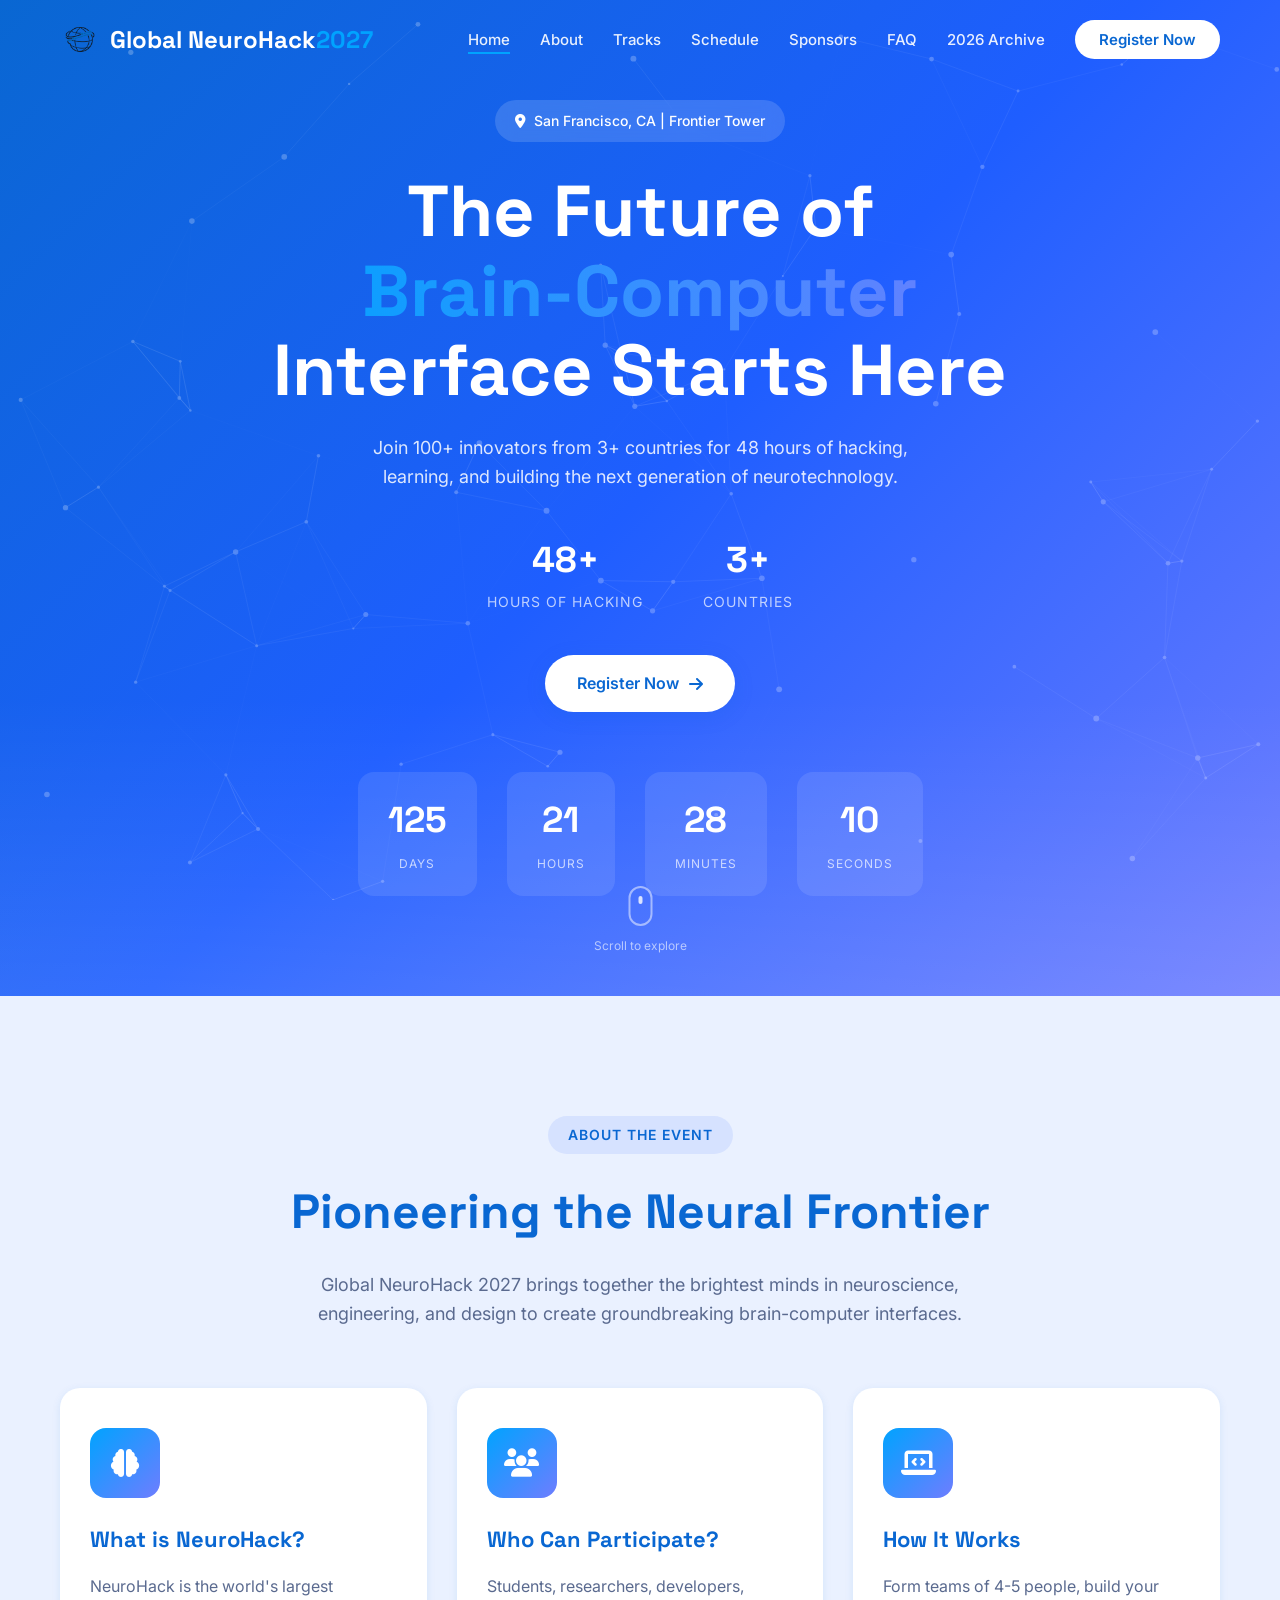
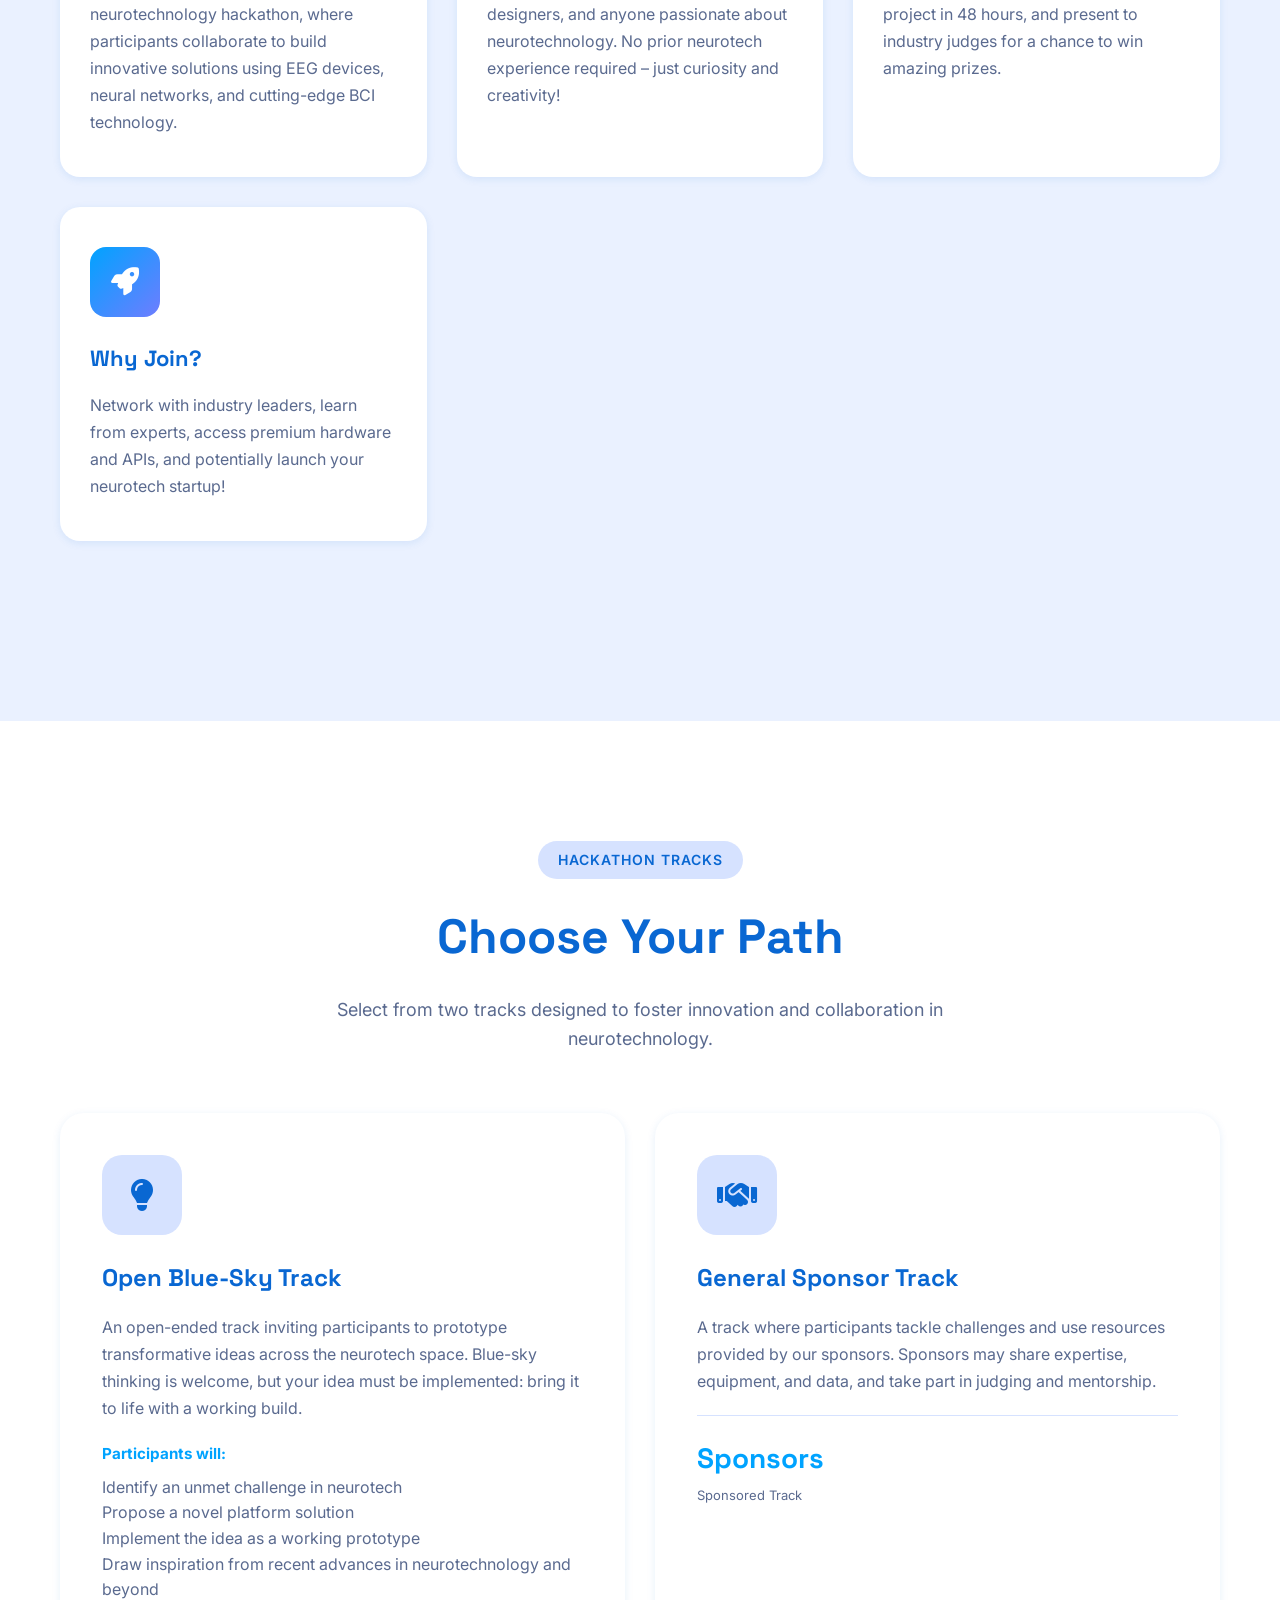
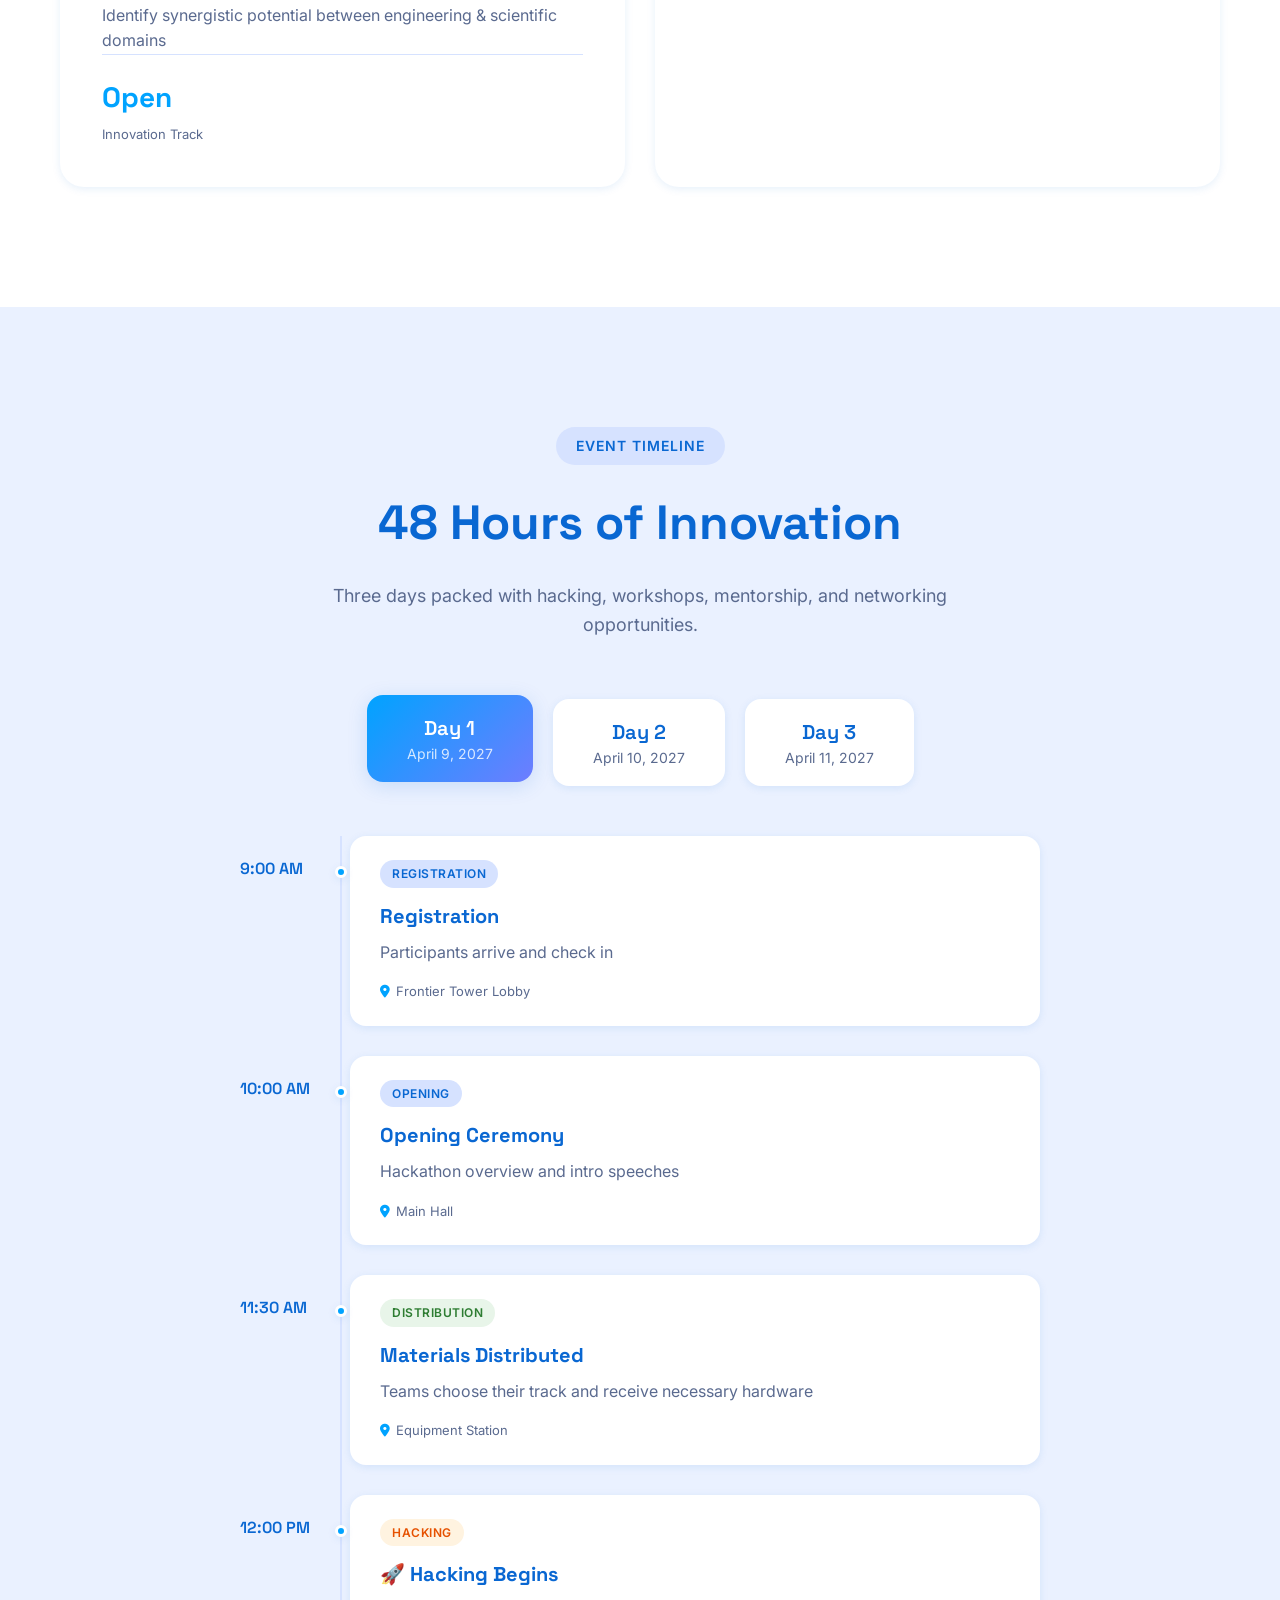
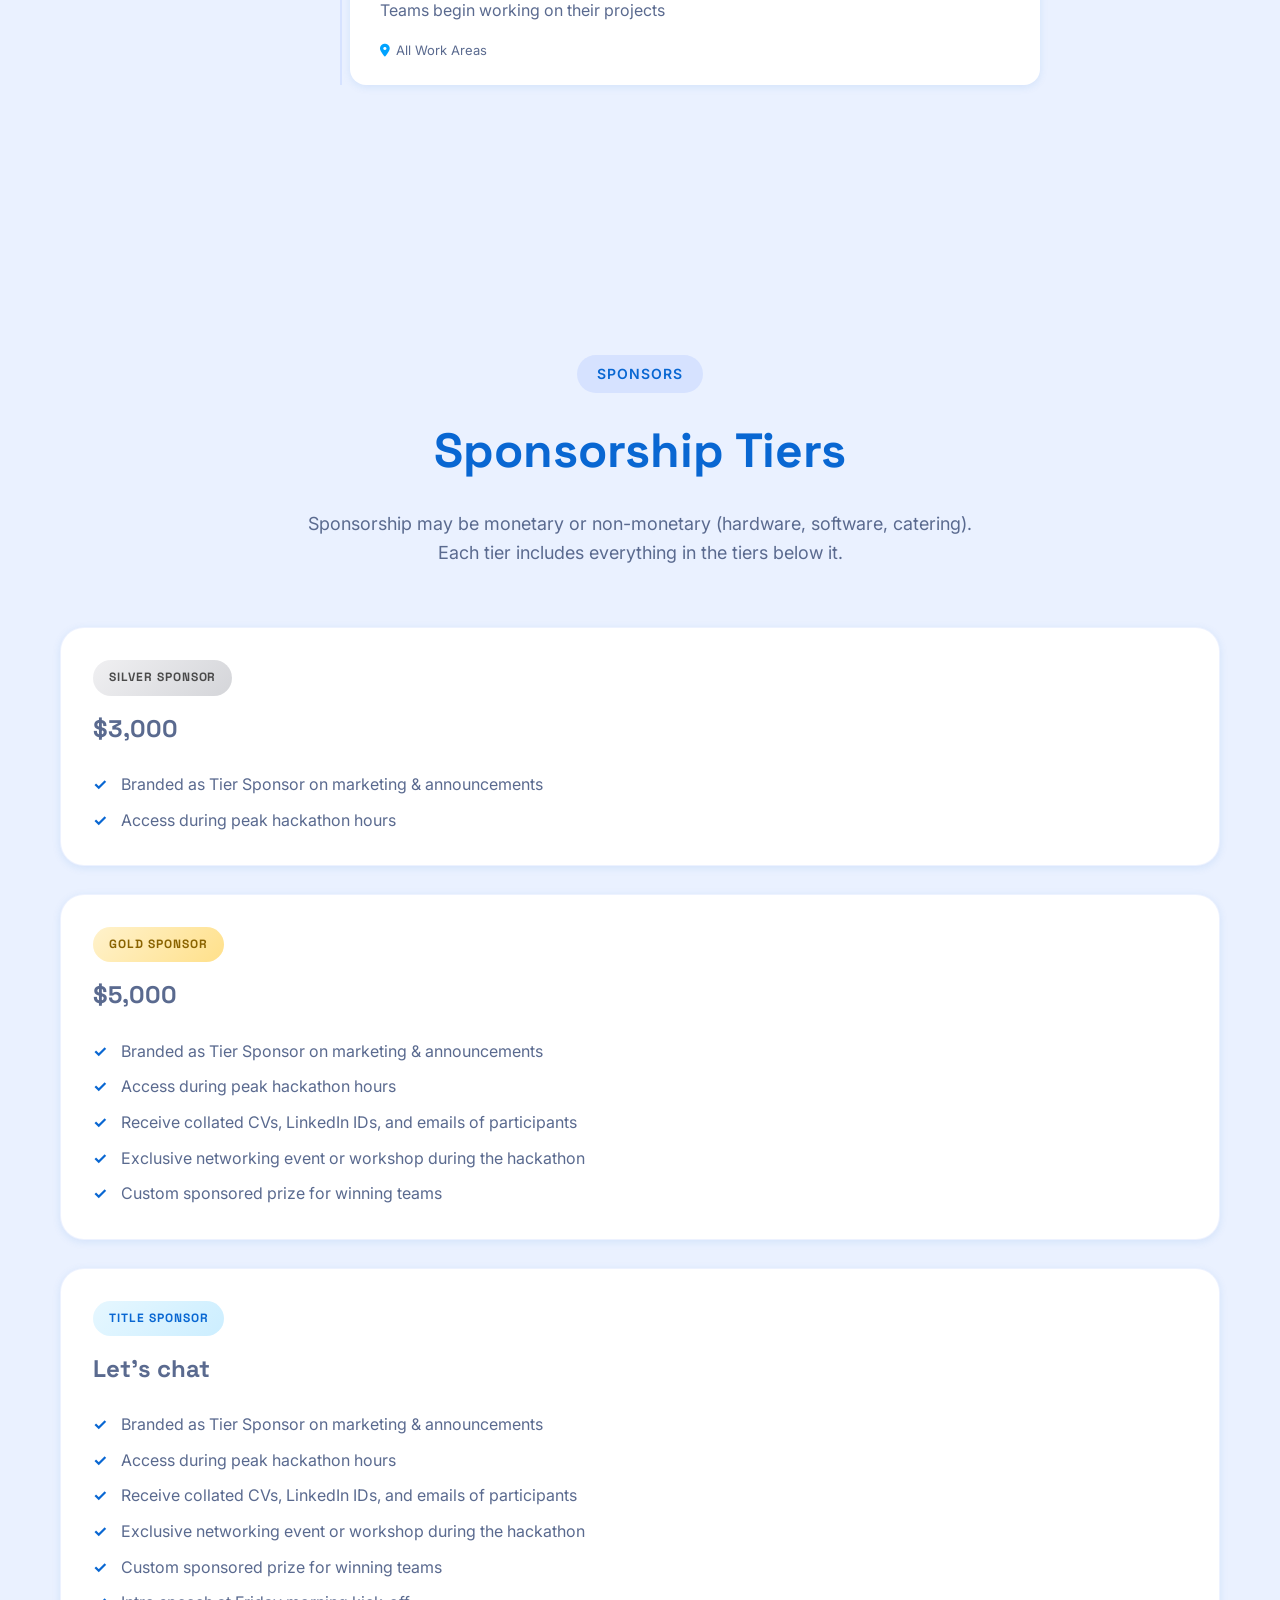
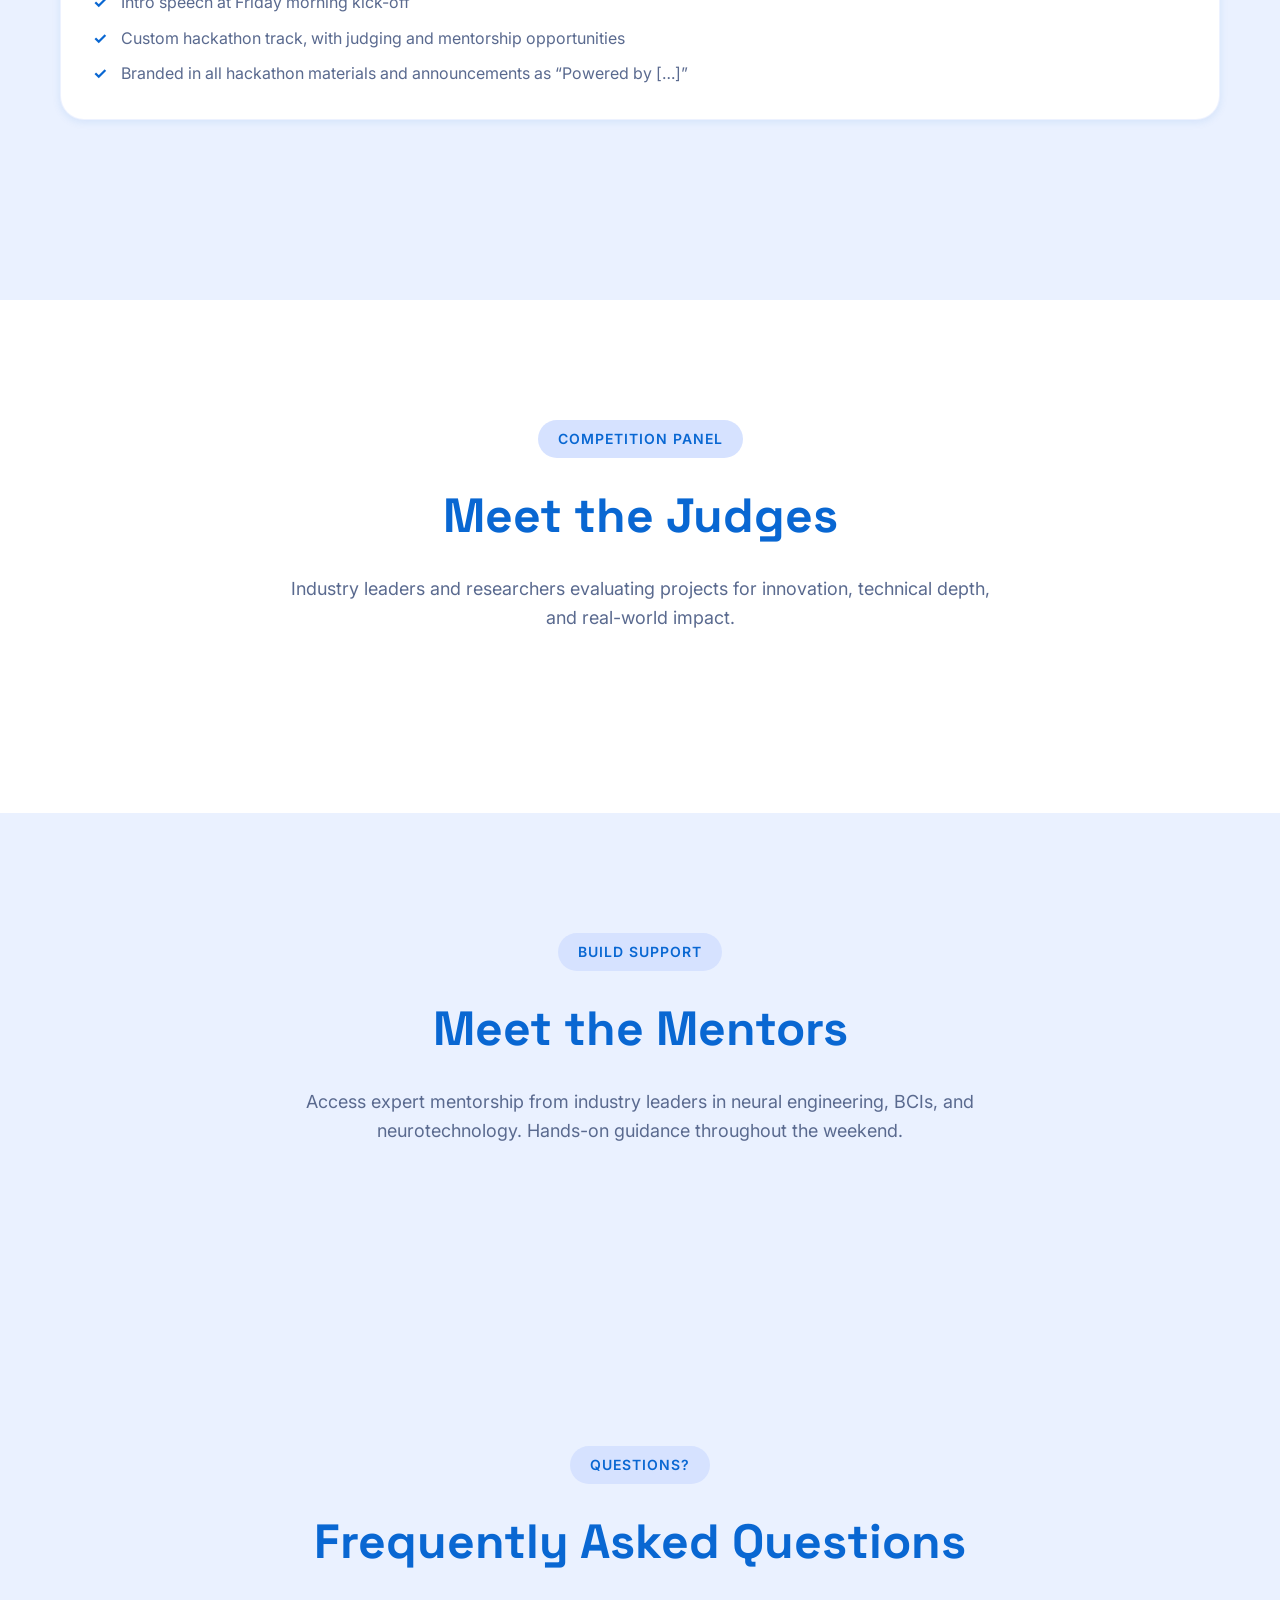
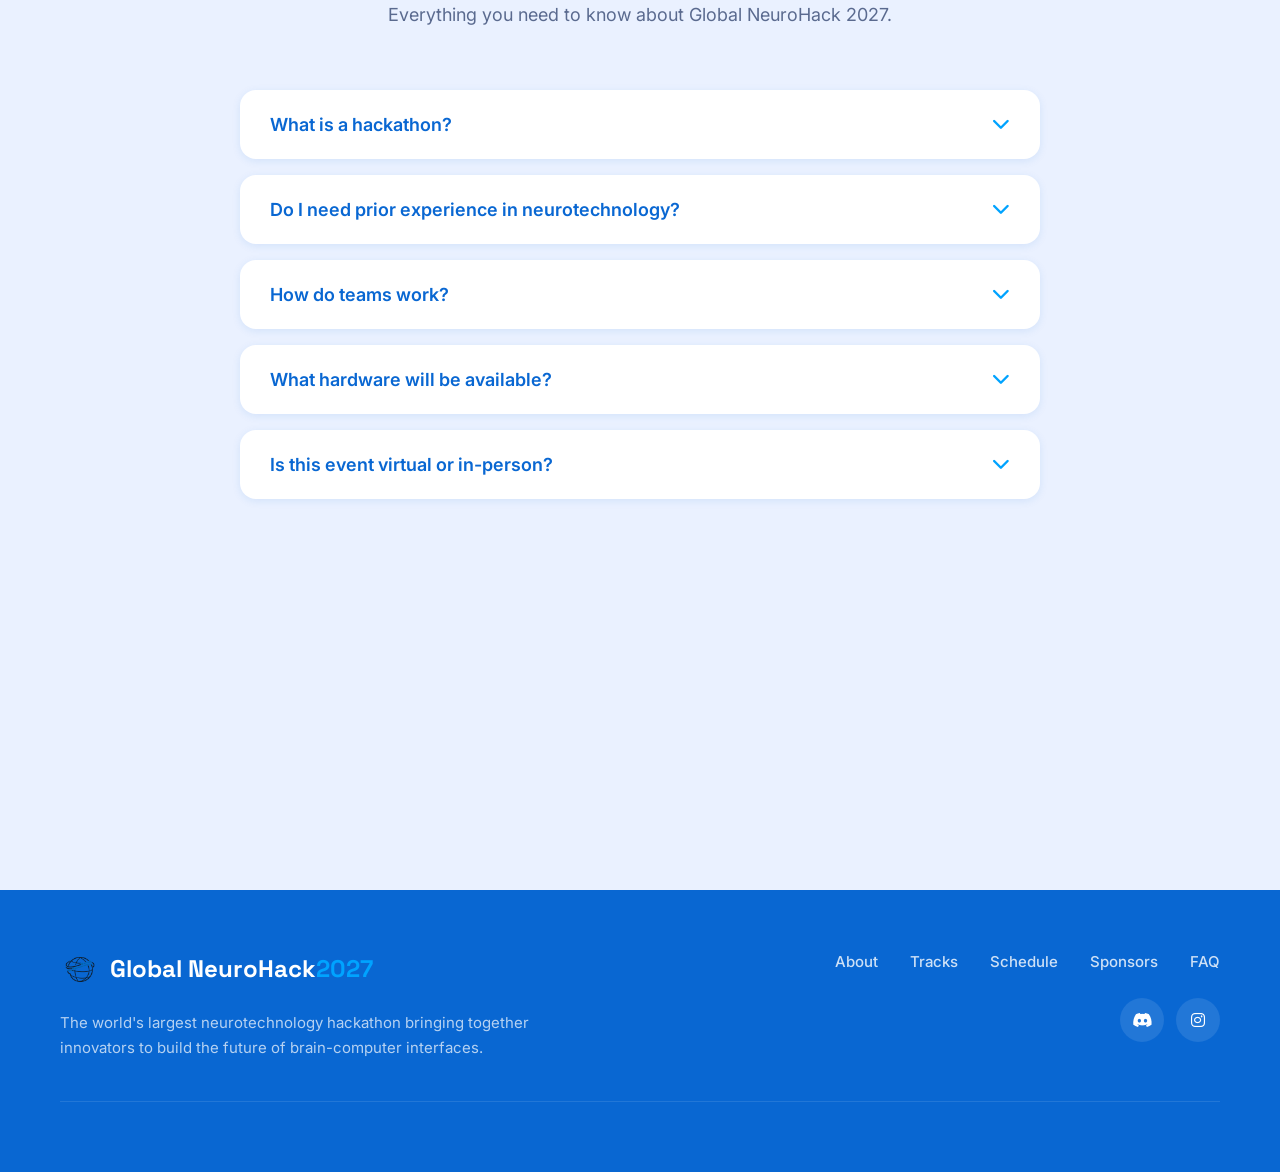
<file: index.html>
<!DOCTYPE html>
<html lang="en">
<head>
    <meta charset="UTF-8">
    <meta name="viewport" content="width=device-width, initial-scale=1.0">
    <title>Global NeuroHack 2027 | Global Neurotech Hackathon</title>
    <link rel="stylesheet" href="css/styles.css">
    <link rel="preconnect" href="https://fonts.googleapis.com">
    <link rel="preconnect" href="https://fonts.gstatic.com" crossorigin>
    <link href="https://fonts.googleapis.com/css2?family=Inter:wght@300;400;500;600;700;800&family=Space+Grotesk:wght@400;500;600;700&display=swap" rel="stylesheet">
    <link rel="stylesheet" href="https://cdnjs.cloudflare.com/ajax/libs/font-awesome/6.4.0/css/all.min.css">
</head>
<body data-hackathon-date="2027-04-09T09:00:00-07:00">
    <!-- Preloader -->
    <div id="preloader">
        <div class="brain-loader">
            <div class="neuron"></div>
            <div class="neuron"></div>
            <div class="neuron"></div>
            <div class="pulse"></div>
        </div>
        <p>Loading Global NeuroHack 2027...</p>
    </div>

    <!-- Navigation -->
    <nav id="navbar">
        <div class="nav-container">
            <a href="#home" class="logo">
                <img src="css/global_neurohack_logo.png" alt="Global NeuroHack Logo" class="logo-image" width="40" height="40">
                <span>Global NeuroHack<span class="year">2027</span></span>
            </a>
            <ul class="nav-links" id="navLinks">
                <li><a href="#home" class="nav-link active">Home</a></li>
                <li><a href="#about" class="nav-link">About</a></li>
                <li><a href="#tracks" class="nav-link">Tracks</a></li>
                <li><a href="#schedule" class="nav-link">Schedule</a></li>
                <li><a href="#sponsors" class="nav-link">Sponsors</a></li>
                <li><a href="#faq" class="nav-link">FAQ</a></li>
                <li><a href="2026.html" class="nav-link">2026 Archive</a></li>
                <li><a href="#register" class="nav-link btn-register">Register Now</a></li>
            </ul>
            <div class="hamburger" id="hamburger">
                <span></span>
                <span></span>
                <span></span>
            </div>
        </div>
    </nav>

    <!-- Hero Section -->
    <section id="home" class="hero">
        <div class="hero-bg">
            <div class="neural-network" id="neuralNetwork"></div>
            <div class="gradient-overlay"></div>
        </div>
        <div class="hero-content">
            <div class="hero-badge">
                <i class="fas fa-map-marker-alt"></i>
                <span>San Francisco, CA | Frontier Tower</span>
            </div>
            <h1 class="hero-title">
                <span class="title-line">The Future of</span>
                <span class="title-highlight">Brain-Computer</span>
                <span class="title-line">Interface Starts Here</span>
            </h1>
            <p class="hero-subtitle">Join 100+ innovators from 3+ countries for 48 hours of hacking, learning, and building the next generation of neurotechnology.</p>
            <div class="hero-stats">
                <div class="stat">
                    <span class="stat-number" data-target="48">0</span>
                    <span class="stat-label">Hours of Hacking</span>
                </div>
                <div class="stat">
                    <span class="stat-number" data-target="3">0</span>
                    <span class="stat-label">Countries</span>
                </div>
            </div>
            <div class="hero-cta">
                <a href="#register" class="btn btn-primary">
                    <span>Register Now</span>
                    <i class="fas fa-arrow-right"></i>
                </a>
            </div>
            <div class="countdown" id="countdown">
                <div class="countdown-item">
                    <span class="countdown-number" id="days">00</span>
                    <span class="countdown-label">Days</span>
                </div>
                <div class="countdown-item">
                    <span class="countdown-number" id="hours">00</span>
                    <span class="countdown-label">Hours</span>
                </div>
                <div class="countdown-item">
                    <span class="countdown-number" id="minutes">00</span>
                    <span class="countdown-label">Minutes</span>
                </div>
                <div class="countdown-item">
                    <span class="countdown-number" id="seconds">00</span>
                    <span class="countdown-label">Seconds</span>
                </div>
            </div>
        </div>
        <div class="scroll-indicator">
            <div class="mouse">
                <div class="wheel"></div>
            </div>
            <span>Scroll to explore</span>
        </div>
    </section>

    <!-- About Section -->
    <section id="about" class="about">
        <div class="container">
            <div class="section-header">
                <span class="section-tag">About The Event</span>
                <h2 class="section-title">Pioneering the Neural Frontier</h2>
                <p class="section-subtitle">Global NeuroHack 2027 brings together the brightest minds in neuroscience, engineering, and design to create groundbreaking brain-computer interfaces.</p>
            </div>
            <div class="about-grid">
                <div class="about-card">
                    <div class="card-icon">
                        <i class="fas fa-brain"></i>
                    </div>
                    <h3>What is NeuroHack?</h3>
                    <p>NeuroHack is the world's largest neurotechnology hackathon, where participants collaborate to build innovative solutions using EEG devices, neural networks, and cutting-edge BCI technology.</p>
                </div>
                <div class="about-card">
                    <div class="card-icon">
                        <i class="fas fa-users"></i>
                    </div>
                    <h3>Who Can Participate?</h3>
                    <p>Students, researchers, developers, designers, and anyone passionate about neurotechnology. No prior neurotech experience required – just curiosity and creativity!</p>
                </div>
                <div class="about-card">
                    <div class="card-icon">
                        <i class="fas fa-laptop-code"></i>
                    </div>
                    <h3>How It Works</h3>
                    <p>Form teams of 4-5 people, build your project in 48 hours, and present to industry judges for a chance to win amazing prizes.</p>
                </div>
                <div class="about-card">
                    <div class="card-icon">
                        <i class="fas fa-rocket"></i>
                    </div>
                    <h3>Why Join?</h3>
                    <p>Network with industry leaders, learn from experts, access premium hardware and APIs, and potentially launch your neurotech startup!</p>
                </div>
            </div>
        </div>
    </section>

    <!-- Tracks Section -->
    <section id="tracks" class="tracks">
        <div class="container">
            <div class="section-header">
                <span class="section-tag">Hackathon Tracks</span>
                <h2 class="section-title">Choose Your Path</h2>
                <p class="section-subtitle">Select from two tracks designed to foster innovation and collaboration in neurotechnology.</p>
            </div>
            <div class="tracks-grid">
                <div class="track-card" data-track="bluesky">
                    <div class="track-icon">
                        <i class="fas fa-lightbulb"></i>
                    </div>
                    <div class="track-content">
                        <h3>Open Blue-Sky Track</h3>
                        <p>An open-ended track inviting participants to prototype transformative ideas across the neurotech space. Blue-sky thinking is welcome, but your idea must be implemented: bring it to life with a working build.</p>
                        <h4 style="font-size: 0.95rem; margin-top: 1rem; margin-bottom: 0.5rem; color: #00A3FF;">Participants will:</h4>
                        <ul class="track-list">
                            <li>Identify an unmet challenge in neurotech</li>
                            <li>Propose a novel platform solution</li>
                            <li>Implement the idea as a working prototype</li>
                            <li>Draw inspiration from recent advances in neurotechnology and beyond</li>
                            <li>Identify synergistic potential between engineering & scientific domains</li>
                        </ul>
                    </div>
                    <div class="track-prize">
                        <span>Open</span>
                        <small>Innovation Track</small>
                    </div>
                </div>
                <div class="track-card" data-track="sponsor">
                    <div class="track-icon">
                        <i class="fas fa-handshake"></i>
                    </div>
                    <div class="track-content">
                        <h3>General Sponsor Track</h3>
                        <p>A track where participants tackle challenges and use resources provided by our sponsors. Sponsors may share expertise, equipment, and data, and take part in judging and mentorship.</p>
                    </div>
                    <div class="track-prize">
                        <span>Sponsors</span>
                        <small>Sponsored Track</small>
                    </div>
                </div>
            </div>
        </div>
    </section>

    <!-- Schedule Section -->
    <section id="schedule" class="schedule">
        <div class="container">
            <div class="section-header">
                <span class="section-tag">Event Timeline</span>
                <h2 class="section-title">48 Hours of Innovation</h2>
                <p class="section-subtitle">Three days packed with hacking, workshops, mentorship, and networking opportunities.</p>
            </div>
            <div class="schedule-tabs">
                <button class="tab-btn active" data-day="1">
                    <span class="tab-day">Day 1</span>
                    <span class="tab-date">April 9, 2027</span>
                </button>
                <button class="tab-btn" data-day="2">
                    <span class="tab-day">Day 2</span>
                    <span class="tab-date">April 10, 2027</span>
                </button>
                <button class="tab-btn" data-day="3">
                    <span class="tab-day">Day 3</span>
                    <span class="tab-date">April 11, 2027</span>
                </button>
            </div>
            <div class="schedule-content">
                <div class="schedule-day active" id="day-1">
                    <div class="timeline">
                        <div class="timeline-item">
                            <div class="timeline-time">9:00 AM</div>
                            <div class="timeline-content">
                                <span class="event-type workshop">Registration</span>
                                <h4>Registration</h4>
                                <p>Participants arrive and check in</p>
                                <div class="event-meta">
                                    <span><i class="fas fa-map-marker-alt"></i> Frontier Tower Lobby</span>
                                </div>
                            </div>
                        </div>
                        <div class="timeline-item">
                            <div class="timeline-time">10:00 AM</div>
                            <div class="timeline-content">
                                <span class="event-type workshop">Opening</span>
                                <h4>Opening Ceremony</h4>
                                <p>Hackathon overview and intro speeches</p>
                                <div class="event-meta">
                                    <span><i class="fas fa-map-marker-alt"></i> Main Hall</span>
                                </div>
                            </div>
                        </div>
                        <div class="timeline-item">
                            <div class="timeline-time">11:30 AM</div>
                            <div class="timeline-content">
                                <span class="event-type networking">Distribution</span>
                                <h4>Materials Distributed</h4>
                                <p>Teams choose their track and receive necessary hardware</p>
                                <div class="event-meta">
                                    <span><i class="fas fa-map-marker-alt"></i> Equipment Station</span>
                                </div>
                            </div>
                        </div>
                        <div class="timeline-item">
                            <div class="timeline-time">12:00 PM</div>
                            <div class="timeline-content">
                                <span class="event-type hacking">Hacking</span>
                                <h4>🚀 Hacking Begins</h4>
                                <p>Teams begin working on their projects</p>
                                <div class="event-meta">
                                    <span><i class="fas fa-map-marker-alt"></i> All Work Areas</span>
                                </div>
                            </div>
                        </div>
                    </div>
                </div>
                <div class="schedule-day" id="day-2">
                    <div class="timeline">
                        <div class="timeline-item">
                            <div class="timeline-time">All Day</div>
                            <div class="timeline-content">
                                <span class="event-type hacking">Hacking</span>
                                <h4>Continuous Hacking</h4>
                                <p>Teams continue working on their projects, day and night!</p>
                            </div>
                        </div>
                        <div class="timeline-item">
                            <div class="timeline-time">Throughout</div>
                            <div class="timeline-content">
                                <span class="event-type networking">Meals</span>
                                <h4>Meals Provided</h4>
                                <p>Breakfast, lunch, and dinner are provided.</p>
                                <div class="event-meta">
                                    <span><i class="fas fa-utensils"></i> Dining Area</span>
                                </div>
                            </div>
                        </div>
                        <div class="timeline-item">
                            <div class="timeline-time">Throughout</div>
                            <div class="timeline-content">
                                <span class="event-type workshop">Workshops</span>
                                <h4>Sponsor Workshops & Booths</h4>
                                <p>Sponsors run workshops and host booths.</p>
                                <div class="event-meta">
                                    <span><i class="fas fa-map-marker-alt"></i> Workshop Areas</span>
                                </div>
                            </div>
                        </div>
                        <div class="timeline-item">
                            <div class="timeline-time">Anytime</div>
                            <div class="timeline-content">
                                <span class="event-type networking">Mentorship</span>
                                <h4>Mentor Check-ins</h4>
                                <p>Participants can check-in with mentors whenever necessary.</p>
                                <div class="event-meta">
                                    <span><i class="fas fa-user-friends"></i> Mentor Station</span>
                                </div>
                            </div>
                        </div>
                    </div>
                </div>
                <div class="schedule-day" id="day-3">
                    <div class="timeline">
                        <div class="timeline-item">
                            <div class="timeline-time">12:00 PM</div>
                            <div class="timeline-content">
                                <span class="event-type hacking">Deadline</span>
                                <h4>🛑 Hacking Ends</h4>
                                <p>Teams submit their final products</p>
                                <div class="event-meta">
                                    <span><i class="fas fa-clock"></i> Hard Deadline</span>
                                </div>
                            </div>
                        </div>
                        <div class="timeline-item">
                            <div class="timeline-time">1:00 PM</div>
                            <div class="timeline-content">
                                <span class="event-type networking">Judging</span>
                                <h4>Judging Begins</h4>
                                <p>Teams present their projects to a panel of judges</p>
                                <div class="event-meta">
                                    <span><i class="fas fa-map-marker-alt"></i> Presentation Rooms</span>
                                </div>
                            </div>
                        </div>
                        <div class="timeline-item">
                            <div class="timeline-time">4:00 PM</div>
                            <div class="timeline-content">
                                <span class="event-type networking">Celebration</span>
                                <h4>🏆 Closing Ceremony</h4>
                                <p>Winners announced and prizes awarded</p>
                                <div class="event-meta">
                                    <span><i class="fas fa-map-marker-alt"></i> Main Hall</span>
                                </div>
                            </div>
                        </div>
                        <div class="timeline-item">
                            <div class="timeline-time">6:00 PM</div>
                            <div class="timeline-content">
                                <span class="event-type networking">Networking</span>
                                <h4>Dinner and Networking</h4>
                                <p>Participants and sponsors celebrate a hackathon well done!</p>
                                <div class="event-meta">
                                    <span><i class="fas fa-map-marker-alt"></i> Networking Lounge</span>
                                </div>
                            </div>
                        </div>
                    </div>
                </div>
            </div>
        </div>
    </section>

    <!-- Sponsors Section -->
    <section id="sponsors" class="sponsors">
        <div class="container">
            <div class="section-header">
                <span class="section-tag">Sponsors</span>
                <h2 class="section-title">Sponsorship Tiers</h2>
                <p class="section-subtitle">Sponsorship may be monetary or non-monetary (hardware, software, catering). Each tier includes everything in the tiers below it.</p>
            </div>
            <div class="sponsors-tiers">
                <div class="sponsor-tier">
                    <div class="sponsor-tier-header">
                        <div>
                            <span class="sponsor-tier-badge sponsor-tier-badge-silver">Silver Sponsor</span>
                            <p class="sponsor-tier-price">$3,000</p>
                        </div>
                    </div>
                    <ul class="sponsor-benefits">
                            <li>Branded as Tier Sponsor on marketing &amp; announcements</li>
                            <li>Access during peak hackathon hours</li>
                    </ul>
                </div>

                <div class="sponsor-tier">
                    <div class="sponsor-tier-header">
                        <div>
                            <span class="sponsor-tier-badge sponsor-tier-badge-gold">Gold Sponsor</span>
                            <p class="sponsor-tier-price">$5,000</p>
                        </div>
                    </div>
                    <ul class="sponsor-benefits">
                            <li>Branded as Tier Sponsor on marketing &amp; announcements</li>
                            <li>Access during peak hackathon hours</li>
                            <li>Receive collated CVs, LinkedIn IDs, and emails of participants</li>
                            <li>Exclusive networking event or workshop during the hackathon</li>
                            <li>Custom sponsored prize for winning teams</li>
                    </ul>
                </div>

                <div class="sponsor-tier">
                    <div class="sponsor-tier-header">
                        <div>
                            <span class="sponsor-tier-badge sponsor-tier-badge-title">Title Sponsor</span>
                            <p class="sponsor-tier-price">Let's chat</p>
                        </div>
                    </div>
                    <ul class="sponsor-benefits">
                            <li>Branded as Tier Sponsor on marketing &amp; announcements</li>
                            <li>Access during peak hackathon hours</li>
                            <li>Receive collated CVs, LinkedIn IDs, and emails of participants</li>
                            <li>Exclusive networking event or workshop during the hackathon</li>
                            <li>Custom sponsored prize for winning teams</li>
                            <li>Intro speech at Friday morning kick-off</li>
                            <li>Custom hackathon track, with judging and mentorship opportunities</li>
                            <li>Branded in all hackathon materials and announcements as &ldquo;Powered by [&hellip;]&rdquo;</li>
                    </ul>
                </div>
            </div>
        </div>
    </section>

    <!-- Judges Section -->
    <section id="judges" class="judges people-section">
        <div class="container">
            <div class="section-header">
                <span class="section-tag">Competition Panel</span>
                <h2 class="section-title">Meet the Judges</h2>
                <p class="section-subtitle">Industry leaders and researchers evaluating projects for innovation, technical depth, and real-world impact.</p>
            </div>
            <div class="people-grid">
            </div>
        </div>
    </section>

    <!-- Mentors Section -->
    <section id="mentors" class="mentors people-section">
        <div class="container">
            <div class="section-header">
                <span class="section-tag">Build Support</span>
                <h2 class="section-title">Meet the Mentors</h2>
                <p class="section-subtitle">Access expert mentorship from industry leaders in neural engineering, BCIs, and neurotechnology. Hands-on guidance throughout the weekend.</p>
            </div>
            <div class="people-grid">
            </div>
        </div>
    </section>

    <!-- FAQ Section -->
    <section id="faq" class="faq">
        <div class="container">
            <div class="section-header">
                <span class="section-tag">Questions?</span>
                <h2 class="section-title">Frequently Asked Questions</h2>
                <p class="section-subtitle">Everything you need to know about Global NeuroHack 2027.</p>
            </div>
            <div class="faq-grid">
                <div class="faq-item">
                    <button class="faq-question">
                        <span>What is a hackathon?</span>
                        <i class="fas fa-chevron-down"></i>
                    </button>
                    <div class="faq-answer">
                        <p>A hackathon is an event where participants collaborate intensively to create software or hardware projects within a limited time frame. At NeuroHack, you'll have 48 hours to build innovative neurotechnology solutions.</p>
                    </div>
                </div>
                <div class="faq-item">
                    <button class="faq-question">
                        <span>Do I need prior experience in neurotechnology?</span>
                        <i class="fas fa-chevron-down"></i>
                    </button>
                    <div class="faq-answer">
                        <p>No! NeuroHack welcomes participants of all skill levels. We provide mentorship and resources to help beginners get started. Curiosity and willingness to learn are the only requirements!</p>
                    </div>
                </div>
                <div class="faq-item">
                    <button class="faq-question">
                        <span>How do teams work?</span>
                        <i class="fas fa-chevron-down"></i>
                    </button>
                    <div class="faq-answer">
                        <p>Teams will have 4-5 members. You can register with a pre-formed team or find teammates during our team formation session on Day 1. We also have a Discord channel for finding teammates before the event.</p>
                    </div>
                </div>
                <div class="faq-item">
                    <button class="faq-question">
                        <span>What hardware will be available?</span>
                        <i class="fas fa-chevron-down"></i>
                    </button>
                    <div class="faq-answer">
                        <p>TBD</p>
                    </div>
                </div>
                <div class="faq-item">
                    <button class="faq-question">
                        <span>Is this event virtual or in-person?</span>
                        <i class="fas fa-chevron-down"></i>
                    </button>
                    <div class="faq-answer">
                        <p>Global NeuroHack 2027 is an in-person event taking place at Frontier Tower in San Francisco, California. Join us for three days of hacking, networking, and innovation in the heart of the tech capital!</p>
                    </div>
                </div>
                <div class="faq-item">
                    <button class="faq-question">
                        <span>Is there a registration fee?</span>
                        <i class="fas fa-chevron-down"></i>
                    </button>
                    <div class="faq-answer">
                        <p>NeuroHack is completely FREE to attend! We believe in making neurotechnology accessible to everyone. All meals, snacks, and swag are provided for in-person attendees.</p>
                    </div>
                </div>
                <div class="faq-item">
                    <button class="faq-question">
                        <span>Who owns the intellectual property?</span>
                        <i class="fas fa-chevron-down"></i>
                    </button>
                    <div class="faq-answer">
                        <p>You do! All intellectual property created during the hackathon belongs entirely to you and your team. We encourage open-source projects but it's not required.</p>
                    </div>
                </div>
                <div class="faq-item">
                    <button class="faq-question">
                        <span>How are projects judged?</span>
                        <i class="fas fa-chevron-down"></i>
                    </button>
                    <div class="faq-answer">
                        <p>Projects are judged on Innovation (25%), Technical Complexity (25%), Impact (25%), and Presentation (25%). Judges include industry experts, researchers, and entrepreneurs in the neurotech space.</p>
                    </div>
                </div>
            </div>
        </div>
    </section>

    <!-- Footer -->
    <footer class="footer">
        <div class="container">
            <div class="footer-content">
                <div class="footer-brand">
                    <a href="#home" class="logo">
                        <img src="css/global_neurohack_logo.png" alt="Global NeuroHack Logo" class="logo-image" width="40" height="40">
                        <span>Global NeuroHack<span class="year">2027</span></span>
                    </a>
                    <p>The world's largest neurotechnology hackathon bringing together innovators to build the future of brain-computer interfaces.</p>
                </div>
                <div class="footer-nav">
                    <div class="footer-links">
                        <a href="#about">About</a>
                        <a href="#tracks">Tracks</a>
                        <a href="#schedule">Schedule</a>
                        <a href="#sponsors">Sponsors</a>
                        <a href="#faq">FAQ</a>
                    </div>
                    <div class="social-links">
                        <a href="https://discord.gg/nTXvzjJGBy" aria-label="Discord"><i class="fab fa-discord"></i></a>
                        <a href="https://www.instagram.com/globalneurohack/" aria-label="Instagram"><i class="fab fa-instagram"></i></a>
                    </div>
                </div>
            </div>
        </div>
    </footer>

    <!-- Back to Top Button -->
    <button id="backToTop" class="back-to-top" aria-label="Back to top">
        <i class="fas fa-chevron-up"></i>
    </button>

    <script src="js/main.js"></script>
</body>
</html>
</file>
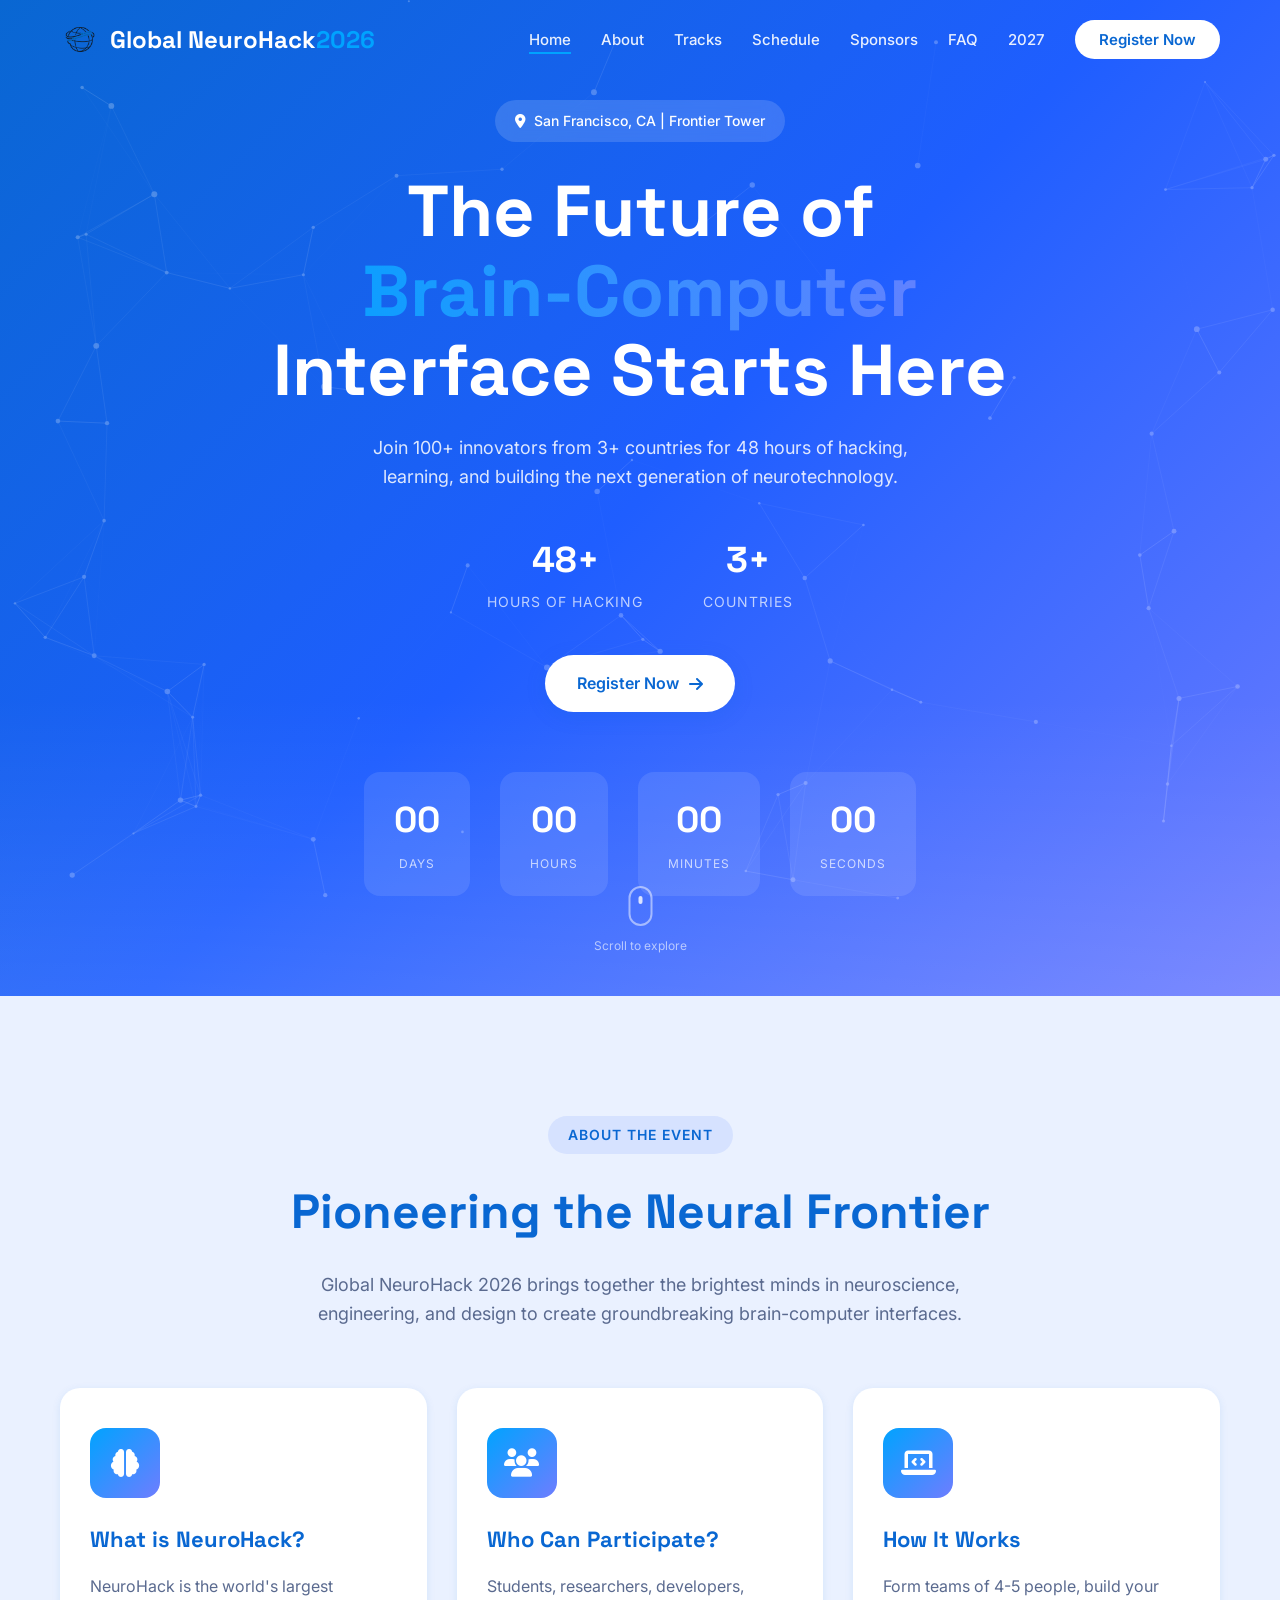
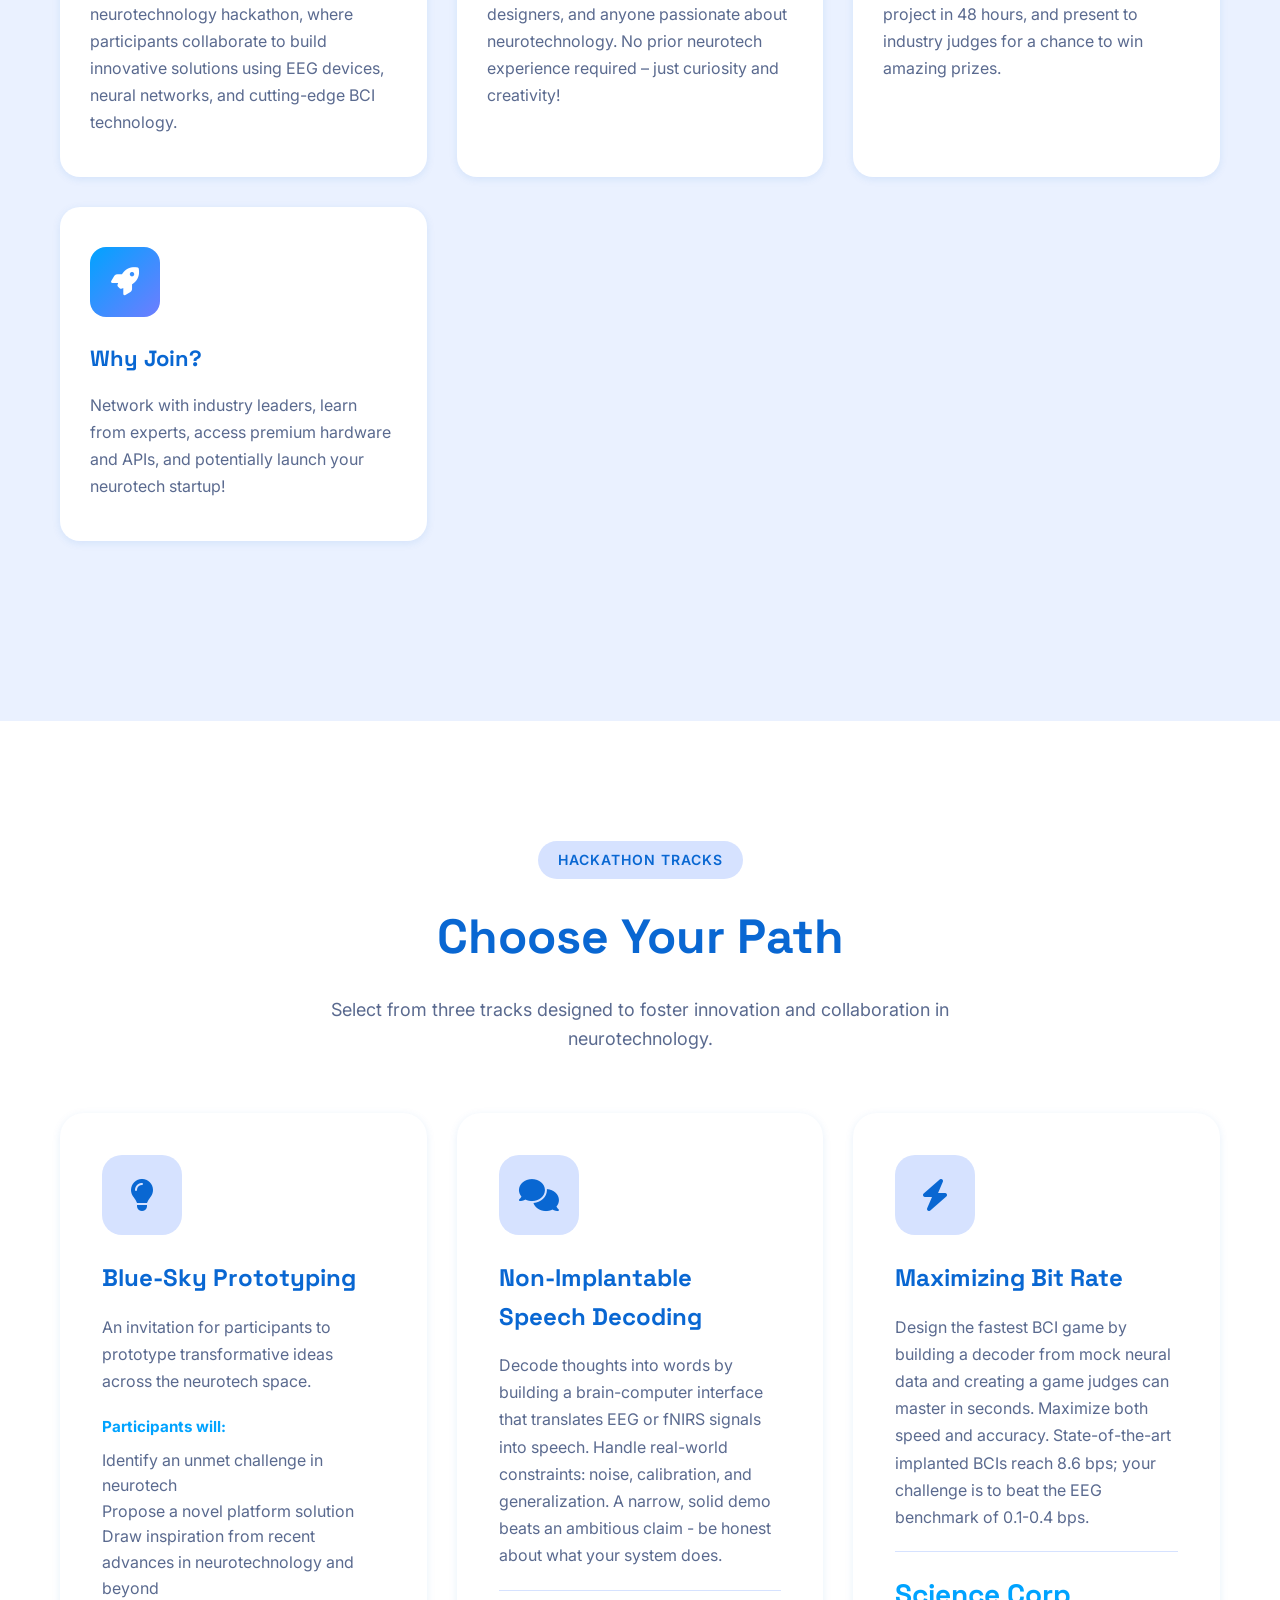
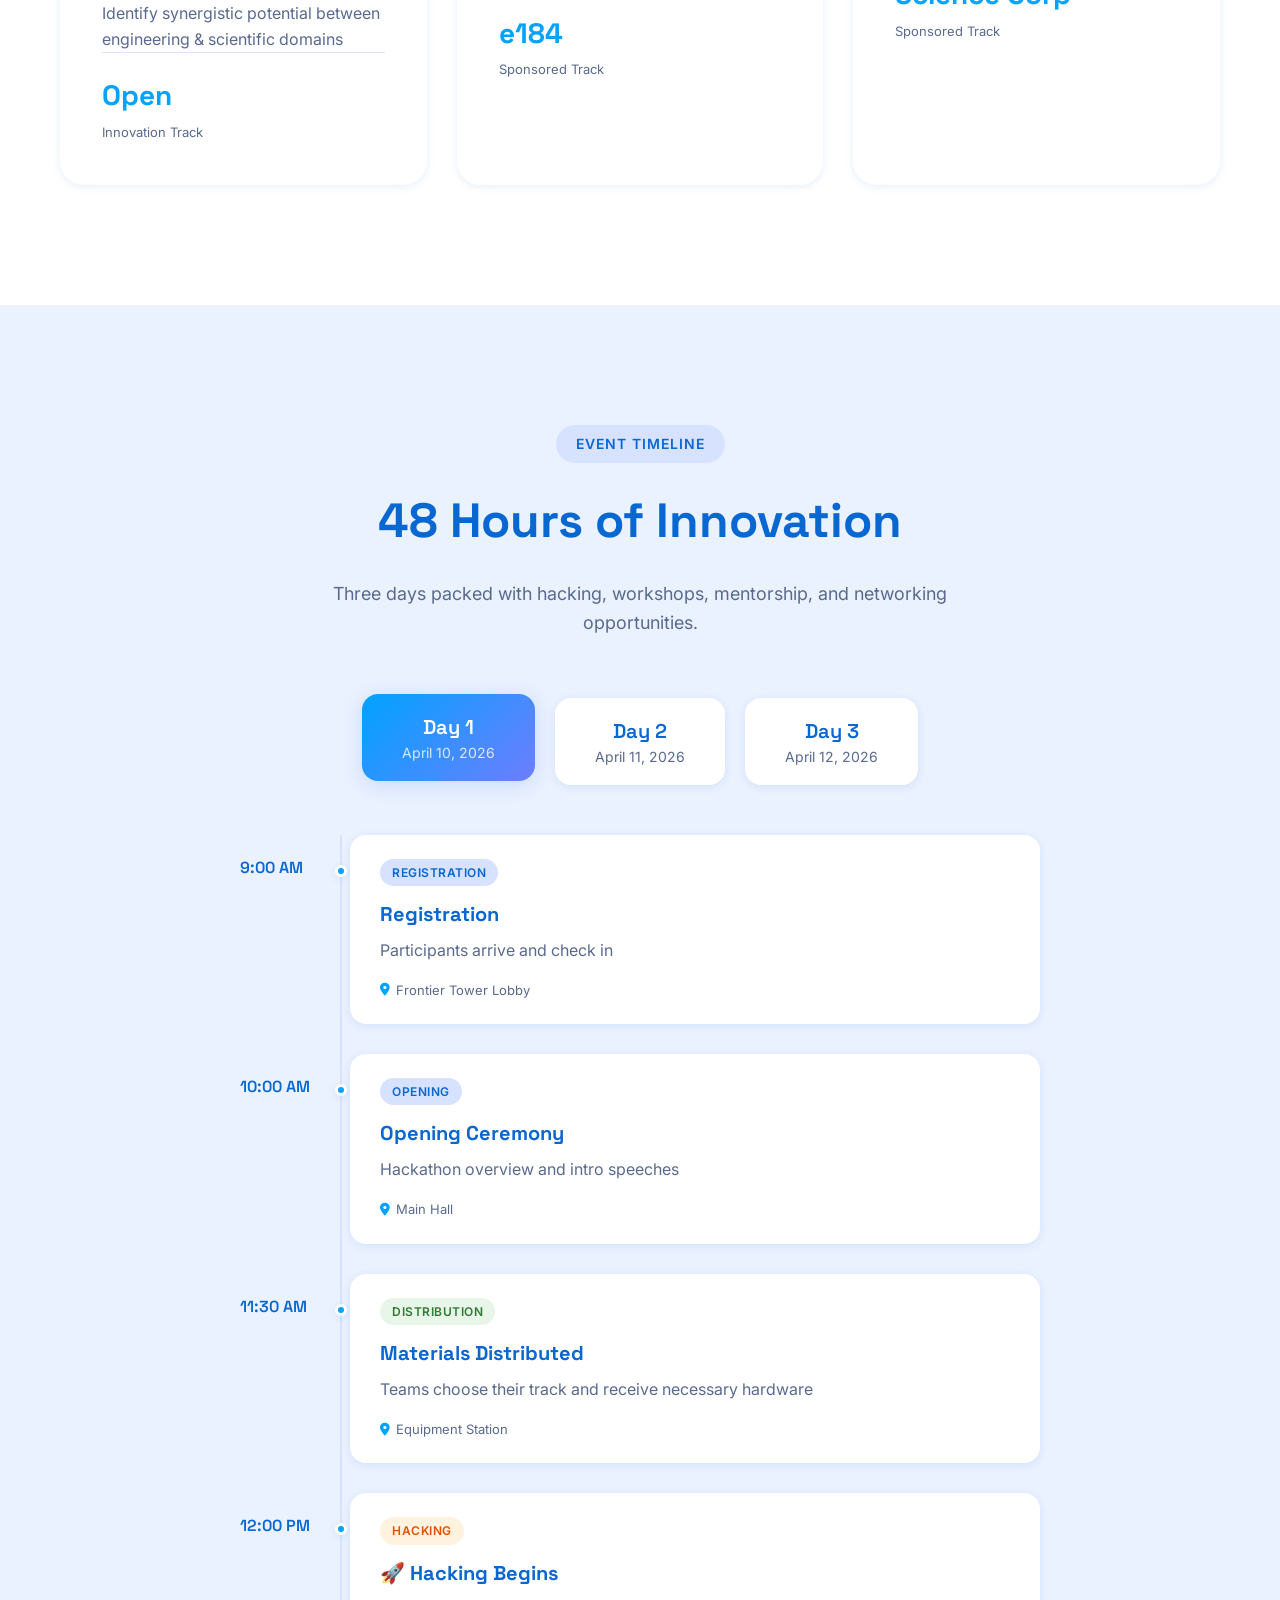
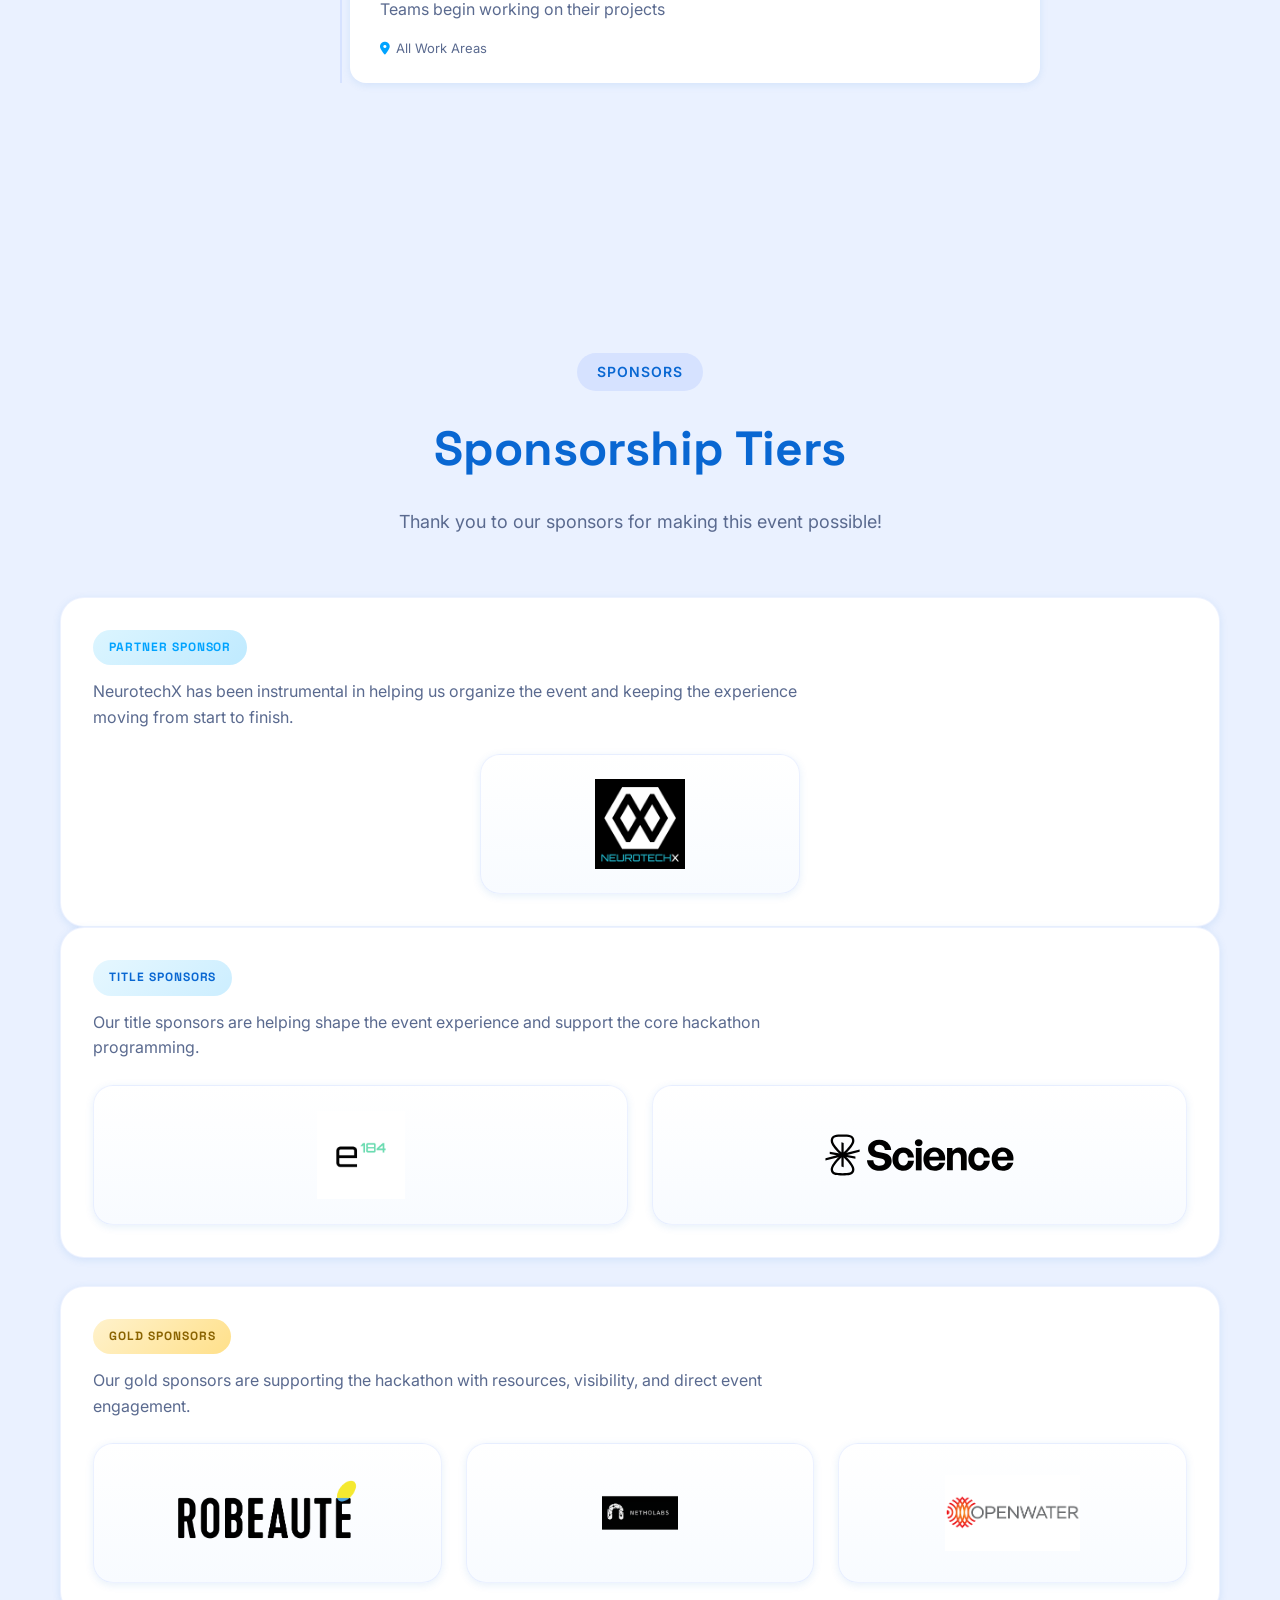
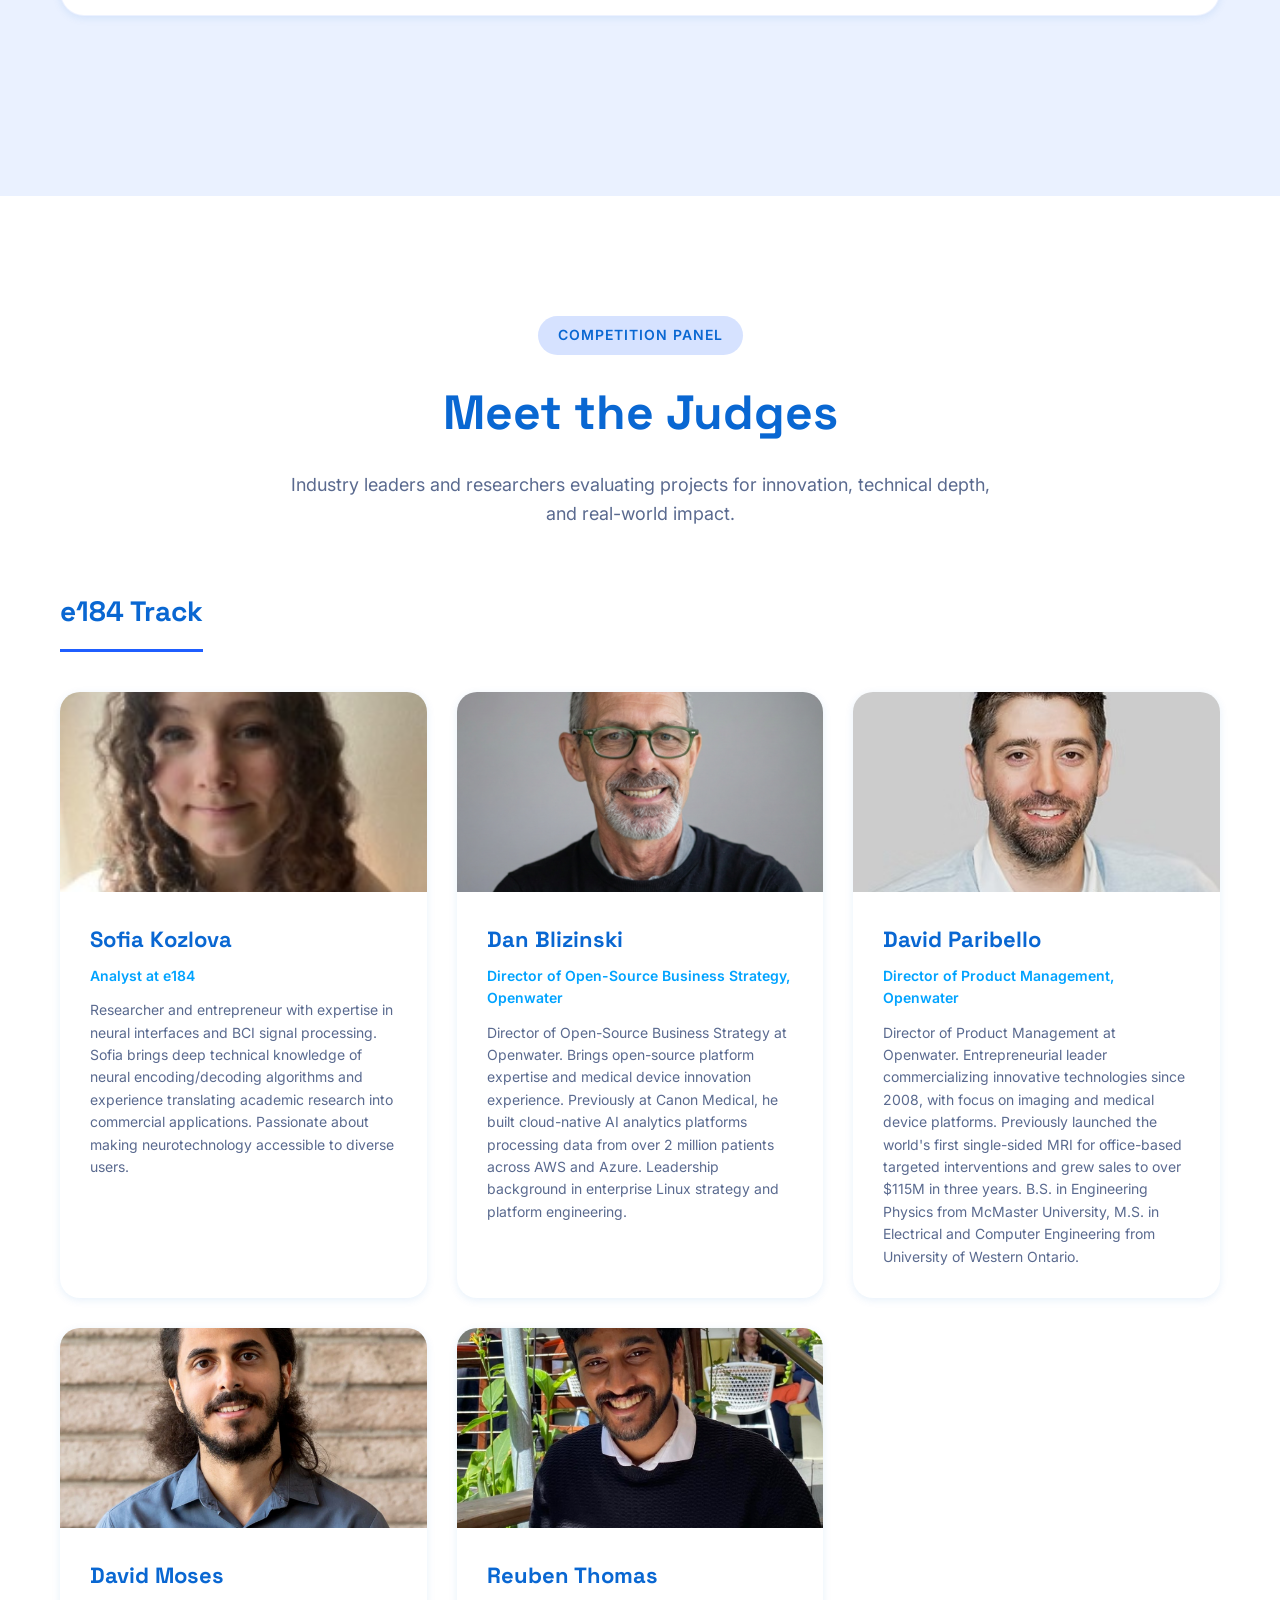
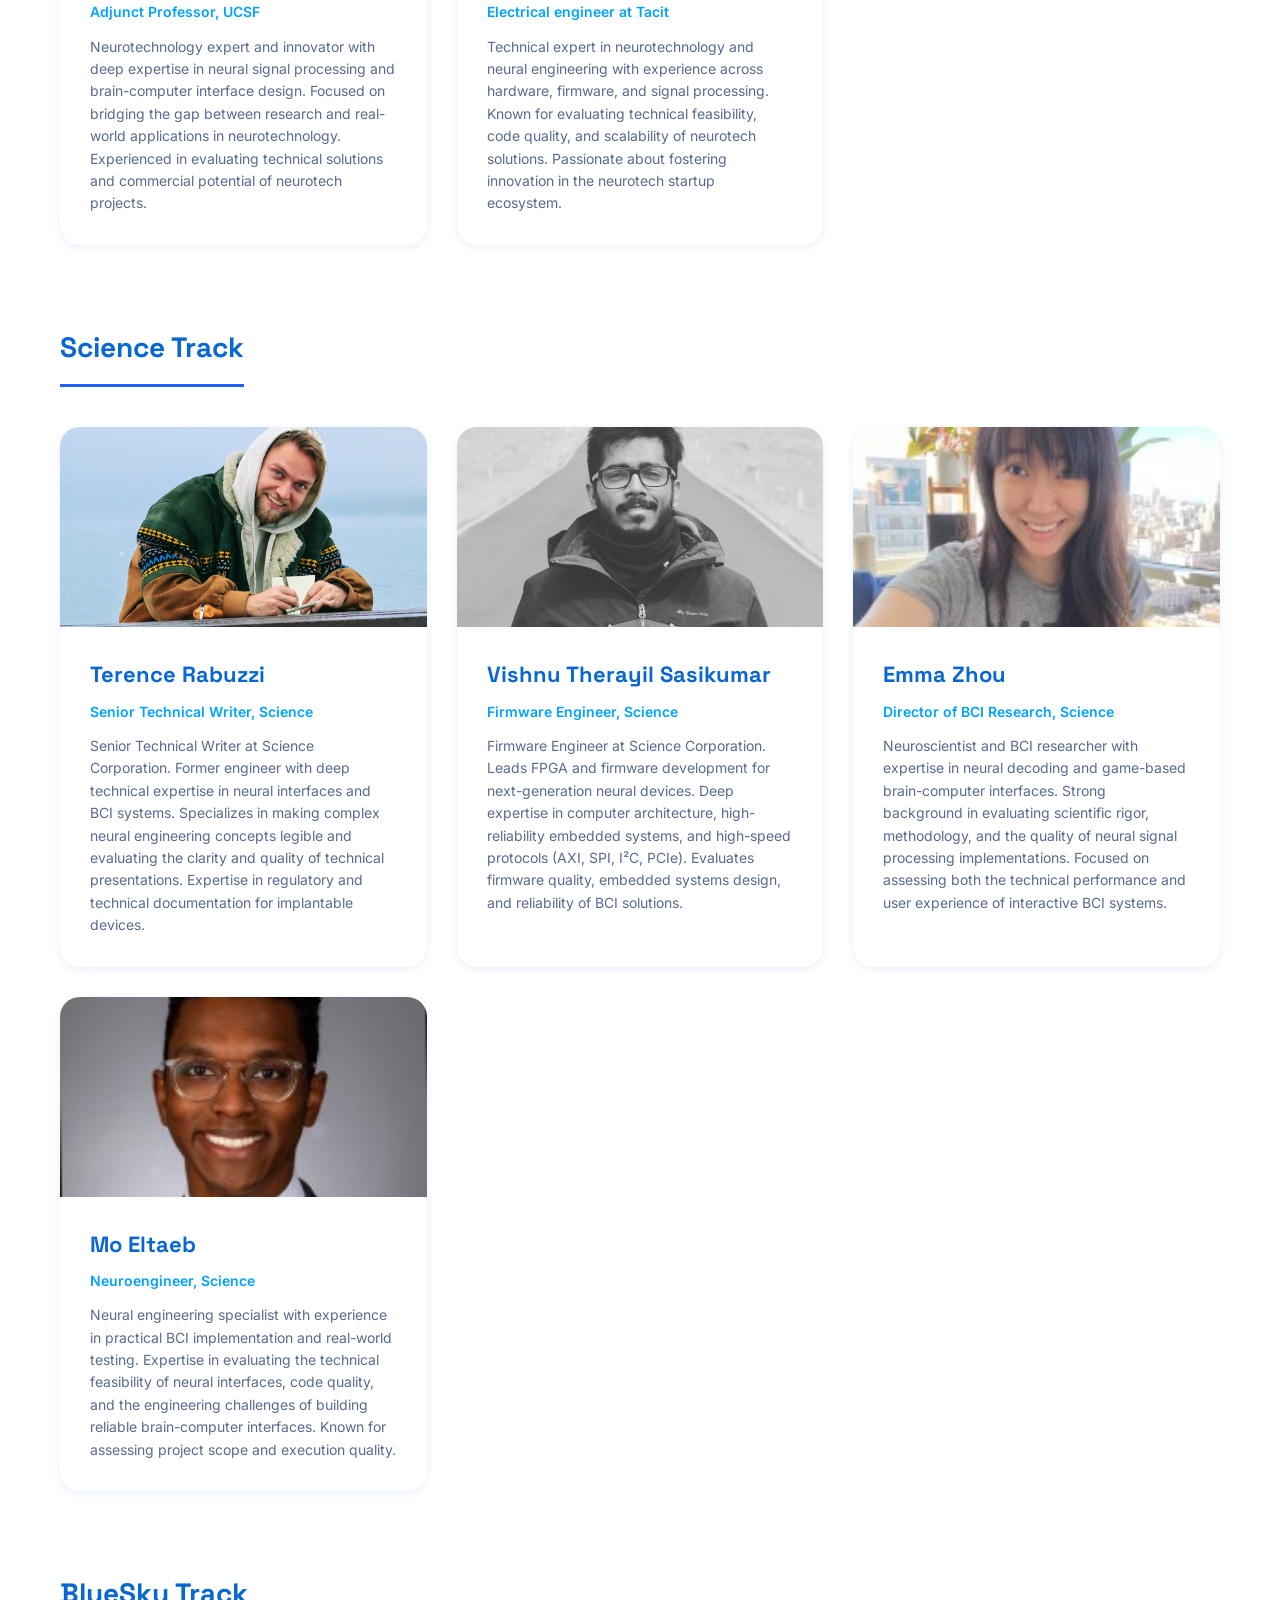
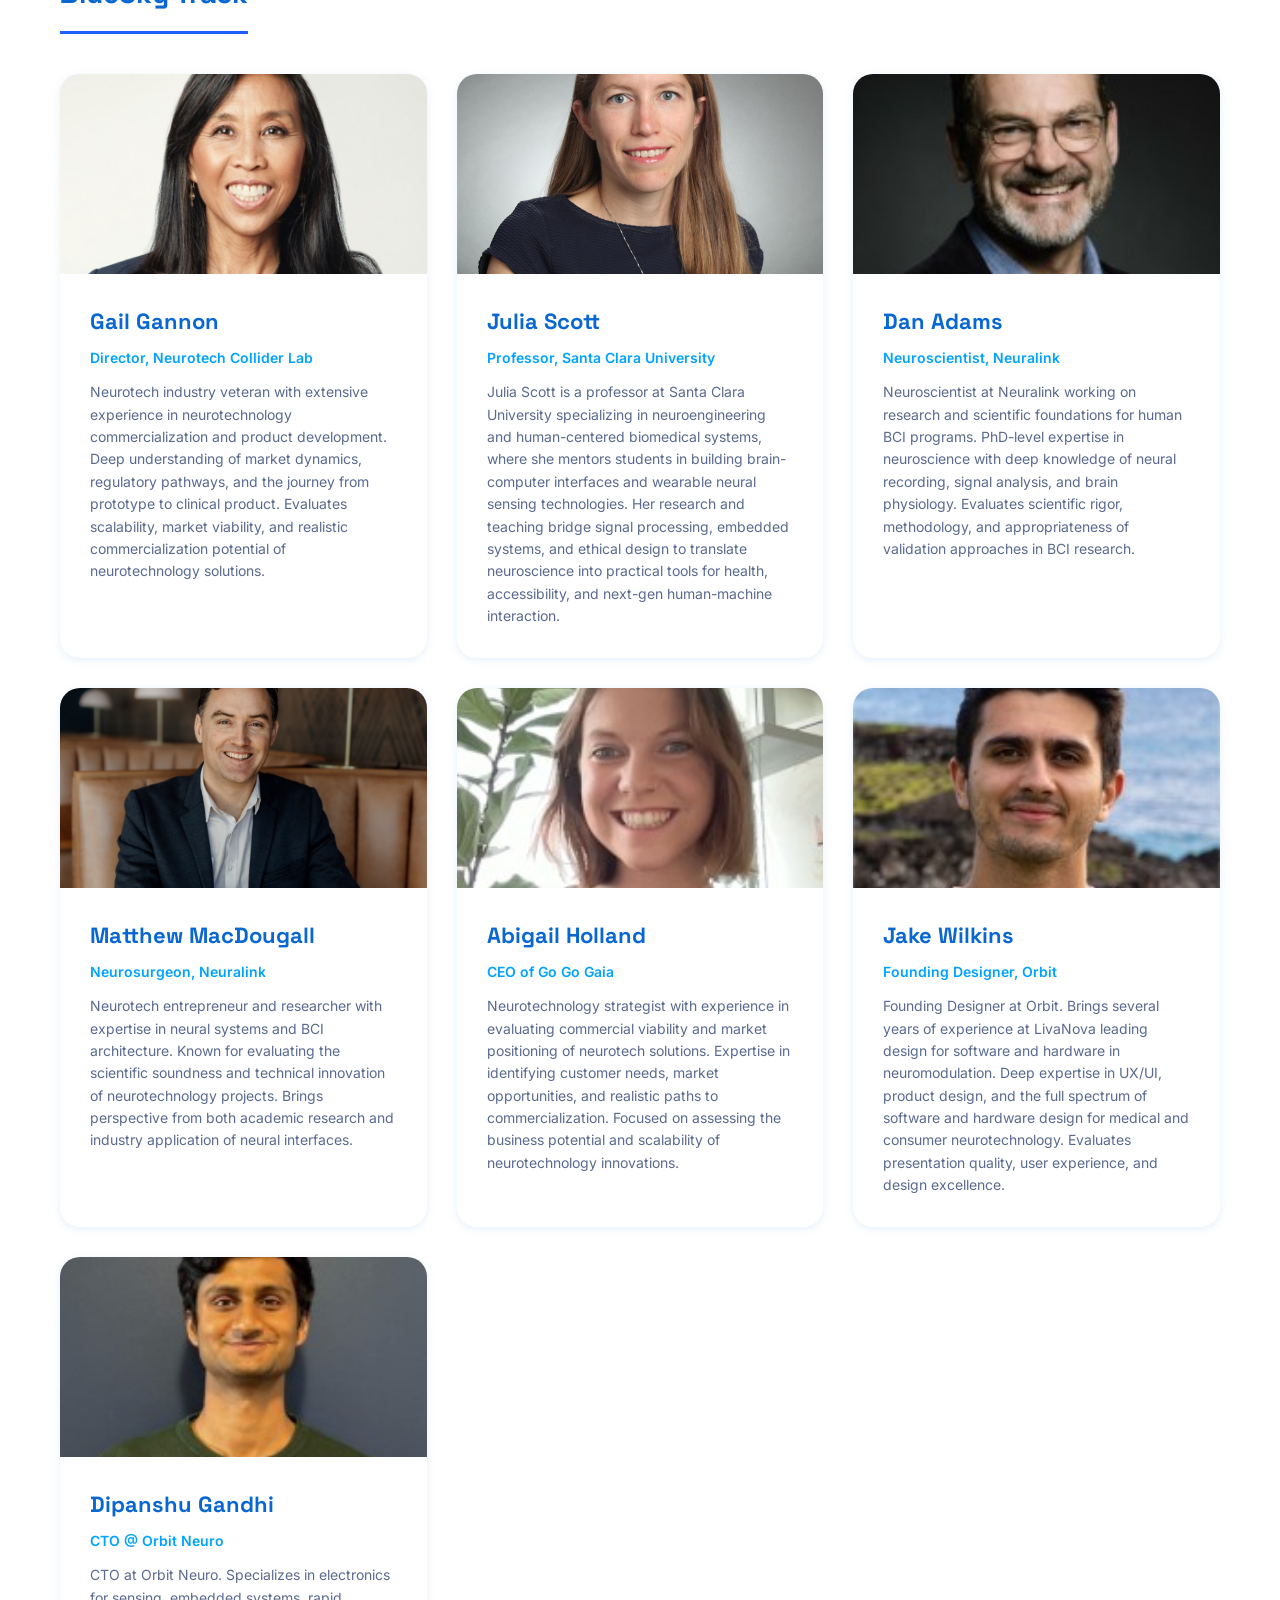
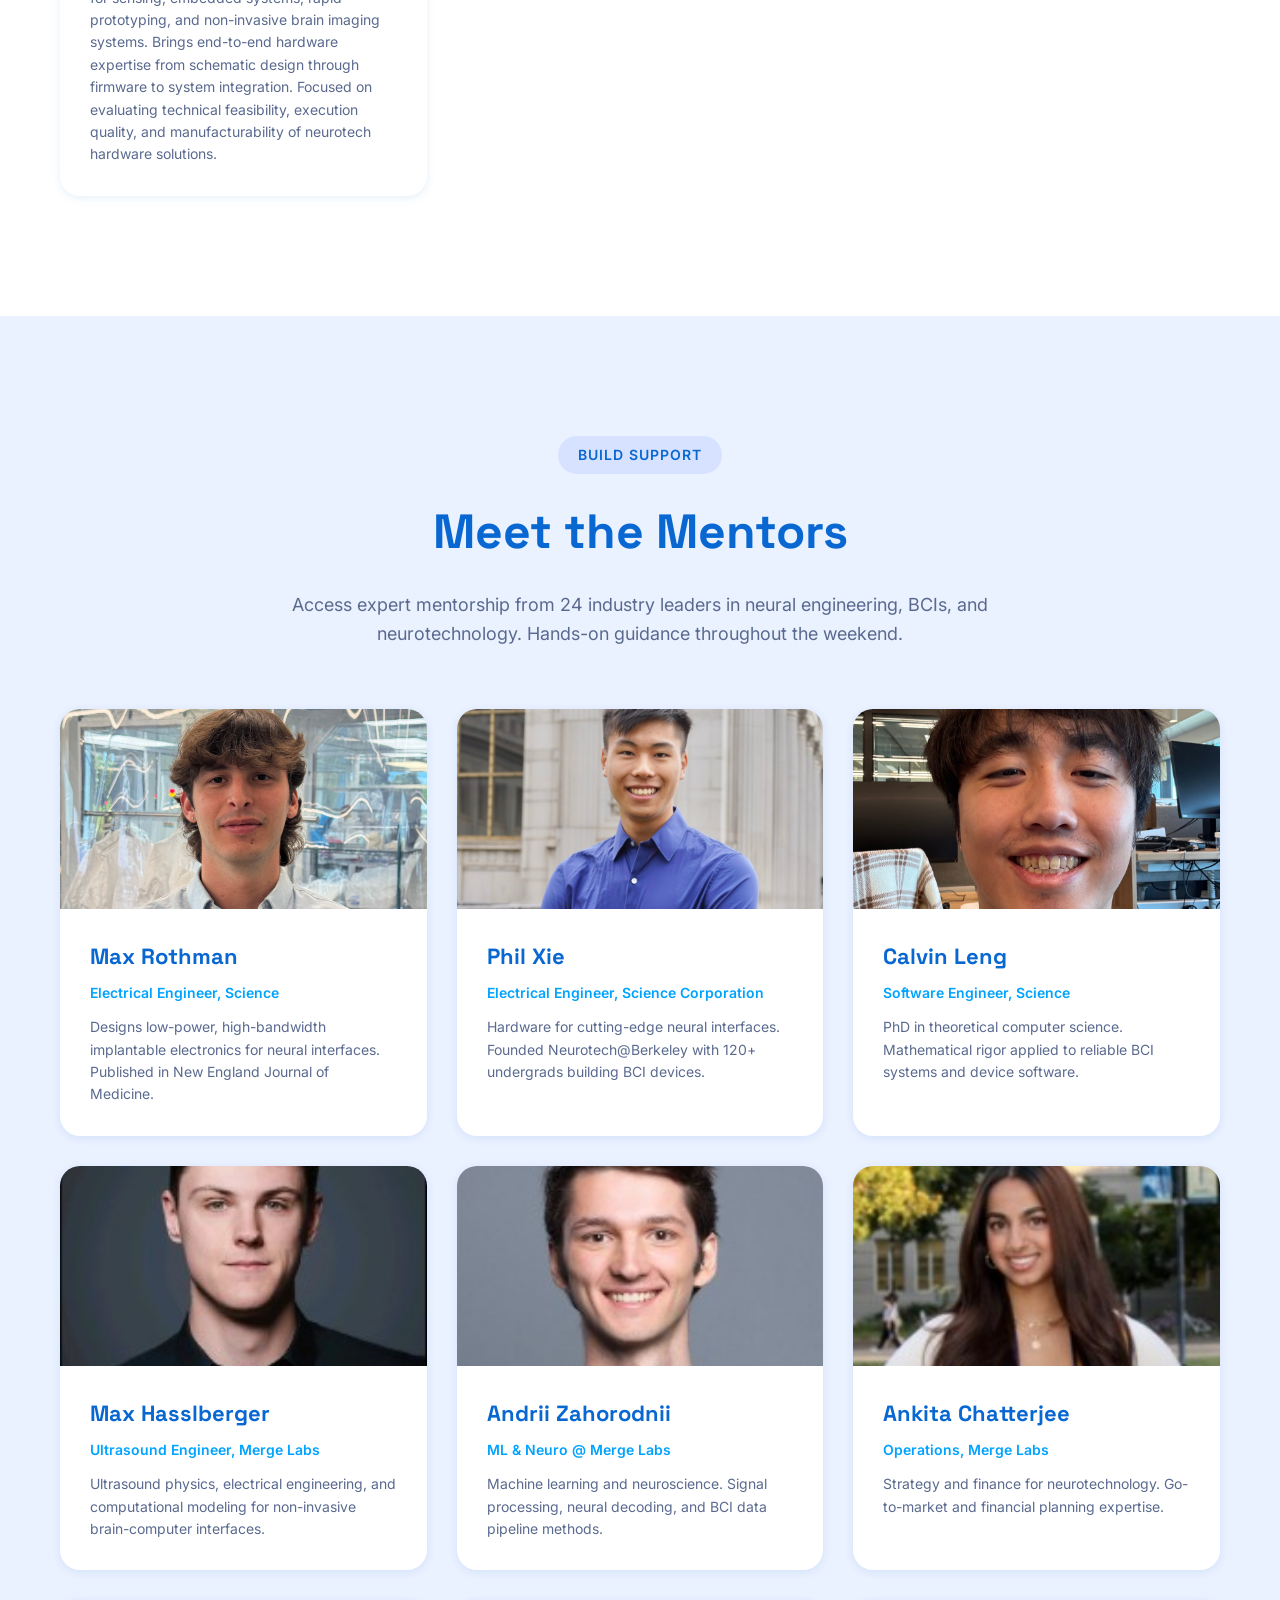
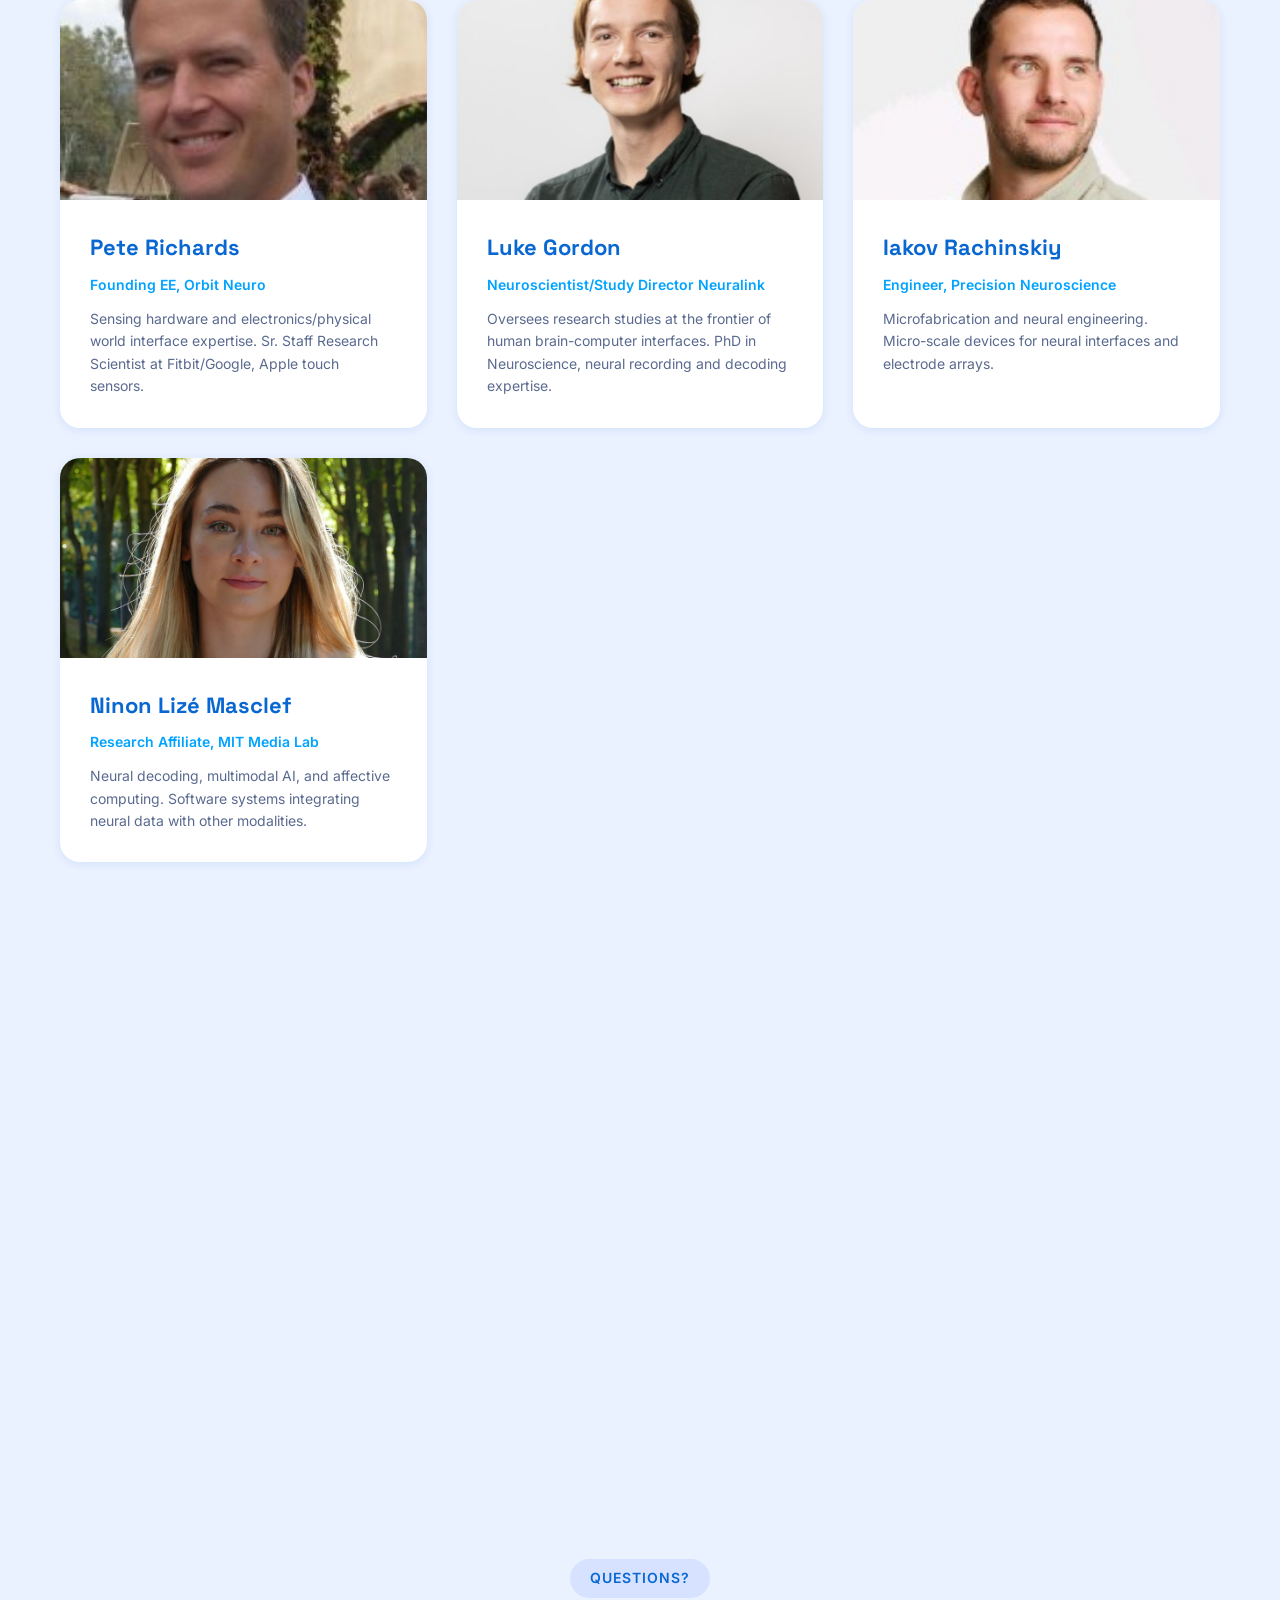
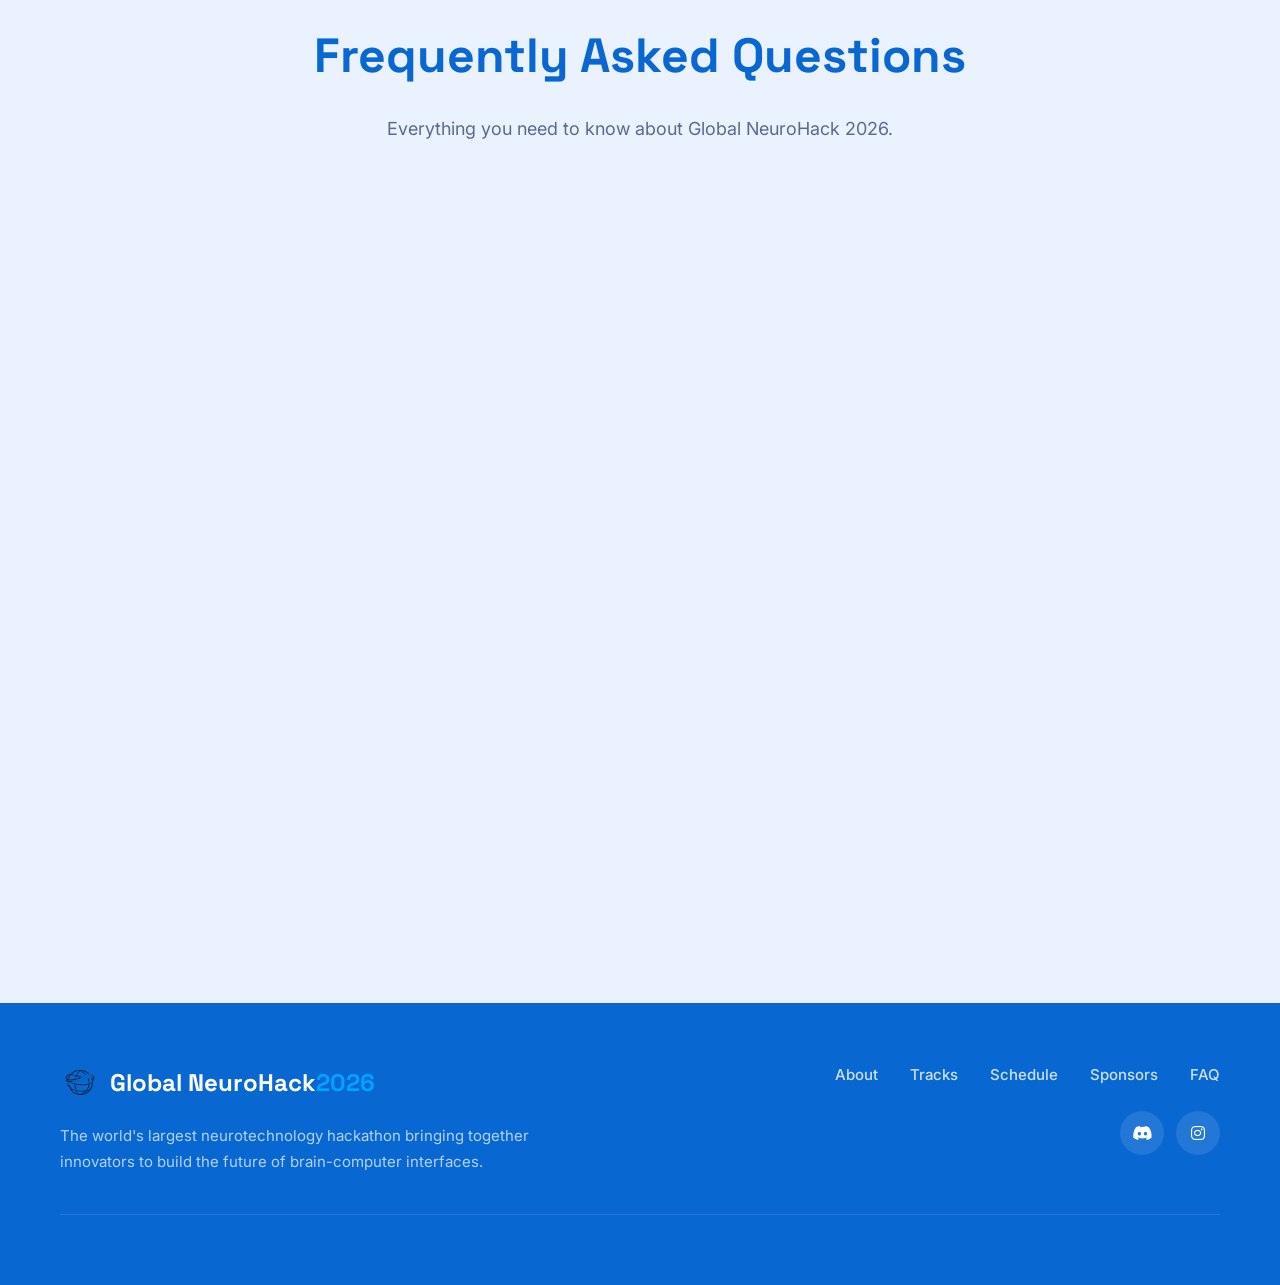
<file: 2026.html>
<!DOCTYPE html>
<html lang="en">
<head>
    <meta charset="UTF-8">
    <meta name="viewport" content="width=device-width, initial-scale=1.0">
    <title>Global NeuroHack 2026 (Archive) | Global Neurotech Hackathon</title>
    <link rel="stylesheet" href="css/styles.css">
    <link rel="preconnect" href="https://fonts.googleapis.com">
    <link rel="preconnect" href="https://fonts.gstatic.com" crossorigin>
    <link href="https://fonts.googleapis.com/css2?family=Inter:wght@300;400;500;600;700;800&family=Space+Grotesk:wght@400;500;600;700&display=swap" rel="stylesheet">
    <link rel="stylesheet" href="https://cdnjs.cloudflare.com/ajax/libs/font-awesome/6.4.0/css/all.min.css">
</head>
<body data-hackathon-date="2026-04-10T09:00:00-08:00">
    <!-- Preloader -->
    <div id="preloader">
        <div class="brain-loader">
            <div class="neuron"></div>
            <div class="neuron"></div>
            <div class="neuron"></div>
            <div class="pulse"></div>
        </div>
        <p>Loading Global NeuroHack 2026...</p>
    </div>

    <!-- Navigation -->
    <nav id="navbar">
        <div class="nav-container">
            <a href="index.html" class="logo">
                <img src="css/global_neurohack_logo.png" alt="Global NeuroHack Logo" class="logo-image" width="40" height="40">
                <span>Global NeuroHack<span class="year">2026</span></span>
            </a>
            <ul class="nav-links" id="navLinks">
                <li><a href="#home" class="nav-link active">Home</a></li>
                <li><a href="#about" class="nav-link">About</a></li>
                <li><a href="#tracks" class="nav-link">Tracks</a></li>
                <li><a href="#schedule" class="nav-link">Schedule</a></li>
                <li><a href="#sponsors" class="nav-link">Sponsors</a></li>
                <li><a href="#faq" class="nav-link">FAQ</a></li>
                <li><a href="index.html" class="nav-link">2027</a></li>
                <li><a href="#register" class="nav-link btn-register">Register Now</a></li>
            </ul>
            <div class="hamburger" id="hamburger">
                <span></span>
                <span></span>
                <span></span>
            </div>
        </div>
    </nav>

    <!-- Hero Section -->
    <section id="home" class="hero">
        <div class="hero-bg">
            <div class="neural-network" id="neuralNetwork"></div>
            <div class="gradient-overlay"></div>
        </div>
        <div class="hero-content">
            <div class="hero-badge">
                <i class="fas fa-map-marker-alt"></i>
                <span>San Francisco, CA | Frontier Tower</span>
            </div>
            <h1 class="hero-title">
                <span class="title-line">The Future of</span>
                <span class="title-highlight">Brain-Computer</span>
                <span class="title-line">Interface Starts Here</span>
            </h1>
            <p class="hero-subtitle">Join 100+ innovators from 3+ countries for 48 hours of hacking, learning, and building the next generation of neurotechnology.</p>
            <div class="hero-stats">
                <div class="stat">
                    <span class="stat-number" data-target="48">0</span>
                    <span class="stat-label">Hours of Hacking</span>
                </div>
                <div class="stat">
                    <span class="stat-number" data-target="3">0</span>
                    <span class="stat-label">Countries</span>
                </div>
            </div>
            <div class="hero-cta">
                <a href="#register" class="btn btn-primary">
                    <span>Register Now</span>
                    <i class="fas fa-arrow-right"></i>
                </a>
            </div>
            <div class="countdown" id="countdown">
                <div class="countdown-item">
                    <span class="countdown-number" id="days">00</span>
                    <span class="countdown-label">Days</span>
                </div>
                <div class="countdown-item">
                    <span class="countdown-number" id="hours">00</span>
                    <span class="countdown-label">Hours</span>
                </div>
                <div class="countdown-item">
                    <span class="countdown-number" id="minutes">00</span>
                    <span class="countdown-label">Minutes</span>
                </div>
                <div class="countdown-item">
                    <span class="countdown-number" id="seconds">00</span>
                    <span class="countdown-label">Seconds</span>
                </div>
            </div>
        </div>
        <div class="scroll-indicator">
            <div class="mouse">
                <div class="wheel"></div>
            </div>
            <span>Scroll to explore</span>
        </div>
    </section>

    <!-- About Section -->
    <section id="about" class="about">
        <div class="container">
            <div class="section-header">
                <span class="section-tag">About The Event</span>
                <h2 class="section-title">Pioneering the Neural Frontier</h2>
                <p class="section-subtitle">Global NeuroHack 2026 brings together the brightest minds in neuroscience, engineering, and design to create groundbreaking brain-computer interfaces.</p>
            </div>
            <div class="about-grid">
                <div class="about-card">
                    <div class="card-icon">
                        <i class="fas fa-brain"></i>
                    </div>
                    <h3>What is NeuroHack?</h3>
                    <p>NeuroHack is the world's largest neurotechnology hackathon, where participants collaborate to build innovative solutions using EEG devices, neural networks, and cutting-edge BCI technology.</p>
                </div>
                <div class="about-card">
                    <div class="card-icon">
                        <i class="fas fa-users"></i>
                    </div>
                    <h3>Who Can Participate?</h3>
                    <p>Students, researchers, developers, designers, and anyone passionate about neurotechnology. No prior neurotech experience required – just curiosity and creativity!</p>
                </div>
                <div class="about-card">
                    <div class="card-icon">
                        <i class="fas fa-laptop-code"></i>
                    </div>
                    <h3>How It Works</h3>
                    <p>Form teams of 4-5 people, build your project in 48 hours, and present to industry judges for a chance to win amazing prizes.</p>
                </div>
                <div class="about-card">
                    <div class="card-icon">
                        <i class="fas fa-rocket"></i>
                    </div>
                    <h3>Why Join?</h3>
                    <p>Network with industry leaders, learn from experts, access premium hardware and APIs, and potentially launch your neurotech startup!</p>
                </div>
            </div>
        </div>
    </section>

    <!-- Tracks Section -->
    <section id="tracks" class="tracks">
        <div class="container">
            <div class="section-header">
                <span class="section-tag">Hackathon Tracks</span>
                <h2 class="section-title">Choose Your Path</h2>
                <p class="section-subtitle">Select from three tracks designed to foster innovation and collaboration in neurotechnology.</p>
            </div>
            <div class="tracks-grid">
                <div class="track-card" data-track="bluesky">
                    <div class="track-icon">
                        <i class="fas fa-lightbulb"></i>
                    </div>
                    <div class="track-content">
                        <h3>Blue-Sky Prototyping</h3>
                        <p>An invitation for participants to prototype transformative ideas across the neurotech space.</p>
                        <h4 style="font-size: 0.95rem; margin-top: 1rem; margin-bottom: 0.5rem; color: #00A3FF;">Participants will:</h4>
                        <ul class="track-list">
                            <li>Identify an unmet challenge in neurotech</li>
                            <li>Propose a novel platform solution</li>
                            <li>Draw inspiration from recent advances in neurotechnology and beyond</li>
                            <li>Identify synergistic potential between engineering & scientific domains</li>
                        </ul>
                    </div>
                    <div class="track-prize">
                        <span>Open</span>
                        <small>Innovation Track</small>
                    </div>
                </div>
                <div class="track-card" data-track="e184">
                    <div class="track-icon">
                        <i class="fas fa-comments"></i>
                    </div>
                    <div class="track-content">
                        <h3>Non-Implantable Speech Decoding</h3>
                        <p>Decode thoughts into words by building a brain-computer interface that translates EEG or fNIRS signals into speech. Handle real-world constraints: noise, calibration, and generalization. A narrow, solid demo beats an ambitious claim - be honest about what your system does.</p>
                    </div>
                    <div class="track-prize">
                        <span>e184</span>
                        <small>Sponsored Track</small>
                    </div>
                </div>
                <div class="track-card" data-track="science">
                    <div class="track-icon">
                        <i class="fas fa-bolt"></i>
                    </div>
                    <div class="track-content">
                        <h3>Maximizing Bit Rate</h3>
                        <p>Design the fastest BCI game by building a decoder from mock neural data and creating a game judges can master in seconds. Maximize both speed and accuracy. State-of-the-art implanted BCIs reach 8.6 bps; your challenge is to beat the EEG benchmark of 0.1-0.4 bps.</p>
                    </div>
                    <div class="track-prize">
                        <span>Science Corp</span>
                        <small>Sponsored Track</small>
                    </div>
                </div>
            </div>
        </div>
    </section>

    <!-- Schedule Section -->
    <section id="schedule" class="schedule">
        <div class="container">
            <div class="section-header">
                <span class="section-tag">Event Timeline</span>
                <h2 class="section-title">48 Hours of Innovation</h2>
                <p class="section-subtitle">Three days packed with hacking, workshops, mentorship, and networking opportunities.</p>
            </div>
            <div class="schedule-tabs">
                <button class="tab-btn active" data-day="1">
                    <span class="tab-day">Day 1</span>
                    <span class="tab-date">April 10, 2026</span>
                </button>
                <button class="tab-btn" data-day="2">
                    <span class="tab-day">Day 2</span>
                    <span class="tab-date">April 11, 2026</span>
                </button>
                <button class="tab-btn" data-day="3">
                    <span class="tab-day">Day 3</span>
                    <span class="tab-date">April 12, 2026</span>
                </button>
            </div>
            <div class="schedule-content">
                <div class="schedule-day active" id="day-1">
                    <div class="timeline">
                        <div class="timeline-item">
                            <div class="timeline-time">9:00 AM</div>
                            <div class="timeline-content">
                                <span class="event-type workshop">Registration</span>
                                <h4>Registration</h4>
                                <p>Participants arrive and check in</p>
                                <div class="event-meta">
                                    <span><i class="fas fa-map-marker-alt"></i> Frontier Tower Lobby</span>
                                </div>
                            </div>
                        </div>
                        <div class="timeline-item">
                            <div class="timeline-time">10:00 AM</div>
                            <div class="timeline-content">
                                <span class="event-type workshop">Opening</span>
                                <h4>Opening Ceremony</h4>
                                <p>Hackathon overview and intro speeches</p>
                                <div class="event-meta">
                                    <span><i class="fas fa-map-marker-alt"></i> Main Hall</span>
                                </div>
                            </div>
                        </div>
                        <div class="timeline-item">
                            <div class="timeline-time">11:30 AM</div>
                            <div class="timeline-content">
                                <span class="event-type networking">Distribution</span>
                                <h4>Materials Distributed</h4>
                                <p>Teams choose their track and receive necessary hardware</p>
                                <div class="event-meta">
                                    <span><i class="fas fa-map-marker-alt"></i> Equipment Station</span>
                                </div>
                            </div>
                        </div>
                        <div class="timeline-item">
                            <div class="timeline-time">12:00 PM</div>
                            <div class="timeline-content">
                                <span class="event-type hacking">Hacking</span>
                                <h4>🚀 Hacking Begins</h4>
                                <p>Teams begin working on their projects</p>
                                <div class="event-meta">
                                    <span><i class="fas fa-map-marker-alt"></i> All Work Areas</span>
                                </div>
                            </div>
                        </div>
                    </div>
                </div>
                <div class="schedule-day" id="day-2">
                    <div class="timeline">
                        <div class="timeline-item">
                            <div class="timeline-time">All Day</div>
                            <div class="timeline-content">
                                <span class="event-type hacking">Hacking</span>
                                <h4>Continuous Hacking</h4>
                                <p>Teams continue working on their projects, day and night!</p>
                            </div>
                        </div>
                        <div class="timeline-item">
                            <div class="timeline-time">Throughout</div>
                            <div class="timeline-content">
                                <span class="event-type networking">Meals</span>
                                <h4>Meals Provided</h4>
                                <p>Breakfast, lunch, and dinner are provided.</p>
                                <div class="event-meta">
                                    <span><i class="fas fa-utensils"></i> Dining Area</span>
                                </div>
                            </div>
                        </div>
                        <div class="timeline-item">
                            <div class="timeline-time">Throughout</div>
                            <div class="timeline-content">
                                <span class="event-type workshop">Workshops</span>
                                <h4>Sponsor Workshops & Booths</h4>
                                <p>Sponsors run workshops and host booths.</p>
                                <div class="event-meta">
                                    <span><i class="fas fa-map-marker-alt"></i> Workshop Areas</span>
                                </div>
                            </div>
                        </div>
                        <div class="timeline-item">
                            <div class="timeline-time">Anytime</div>
                            <div class="timeline-content">
                                <span class="event-type networking">Mentorship</span>
                                <h4>Mentor Check-ins</h4>
                                <p>Participants can check-in with mentors whenever necessary.</p>
                                <div class="event-meta">
                                    <span><i class="fas fa-user-friends"></i> Mentor Station</span>
                                </div>
                            </div>
                        </div>
                    </div>
                </div>
                <div class="schedule-day" id="day-3">
                    <div class="timeline">
                        <div class="timeline-item">
                            <div class="timeline-time">12:00 PM</div>
                            <div class="timeline-content">
                                <span class="event-type hacking">Deadline</span>
                                <h4>🛑 Hacking Ends</h4>
                                <p>Teams submit their final products</p>
                                <div class="event-meta">
                                    <span><i class="fas fa-clock"></i> Hard Deadline</span>
                                </div>
                            </div>
                        </div>
                        <div class="timeline-item">
                            <div class="timeline-time">1:00 PM</div>
                            <div class="timeline-content">
                                <span class="event-type networking">Judging</span>
                                <h4>Judging Begins</h4>
                                <p>Teams present their projects to a panel of judges</p>
                                <div class="event-meta">
                                    <span><i class="fas fa-map-marker-alt"></i> Presentation Rooms</span>
                                </div>
                            </div>
                        </div>
                        <div class="timeline-item">
                            <div class="timeline-time">4:00 PM</div>
                            <div class="timeline-content">
                                <span class="event-type networking">Celebration</span>
                                <h4>🏆 Closing Ceremony</h4>
                                <p>Winners announced and prizes awarded</p>
                                <div class="event-meta">
                                    <span><i class="fas fa-map-marker-alt"></i> Main Hall</span>
                                </div>
                            </div>
                        </div>
                        <div class="timeline-item">
                            <div class="timeline-time">6:00 PM</div>
                            <div class="timeline-content">
                                <span class="event-type networking">Networking</span>
                                <h4>Dinner and Networking</h4>
                                <p>Participants and sponsors celebrate a hackathon well done!</p>
                                <div class="event-meta">
                                    <span><i class="fas fa-map-marker-alt"></i> Networking Lounge</span>
                                </div>
                            </div>
                        </div>
                    </div>
                </div>
            </div>
        </div>
    </section>

    <!-- Sponsors Section -->
    <section id="sponsors" class="sponsors">
        <div class="container">
            <div class="section-header">
                <span class="section-tag">Sponsors</span>
                <h2 class="section-title">Sponsorship Tiers</h2>
                <p class="section-subtitle">Thank you to our sponsors for making this event possible!</p>
            </div>
             <div class="sponsor-tier">
                    <div class="sponsor-tier-header">
                        <div>
                            <span class="sponsor-tier-badge sponsor-tier-badge-partner">Partner Sponsor</span>
                            <p>NeurotechX has been instrumental in helping us organize the event and keeping the experience moving from start to finish.</p>
                        </div>
                    </div>
                    <div class="sponsor-logos partner-logos">
                        <div class="sponsor-logo sponsor-logo-partner">
                            <img src="sponsor_logos/neurotechx.png" alt="NeurotechX logo">
                        </div>
                    </div>
                </div>

            <div class="sponsors-tiers">
                <div class="sponsor-tier">
                    <div class="sponsor-tier-header">
                        <div>
                            <span class="sponsor-tier-badge sponsor-tier-badge-title">Title Sponsors</span>
                            <p>Our title sponsors are helping shape the event experience and support the core hackathon programming.</p>
                        </div>
                    </div>
                    <div class="sponsor-logos title-logos">
                        <div class="sponsor-logo sponsor-logo-title">
                            <img src="sponsor_logos/e184.png" alt="e184 logo">
                        </div>
                        <div class="sponsor-logo sponsor-logo-title">
                            <img src="sponsor_logos/science.svg" alt="Science logo">
                        </div>
                    </div>
                </div>

                <div class="sponsor-tier">
                    <div class="sponsor-tier-header">
                        <div>
                            <span class="sponsor-tier-badge sponsor-tier-badge-gold">Gold Sponsors</span>
                            <p>Our gold sponsors are supporting the hackathon with resources, visibility, and direct event engagement.</p>
                        </div>
                    </div>
                    <div class="sponsor-logos gold-logos">
                        <div class="sponsor-logo sponsor-logo-gold">
                            <img src="sponsor_logos/robeaute.png" alt="Robeaute logo">
                        </div>
                        <div class="sponsor-logo sponsor-logo-gold">
                            <img src="sponsor_logos/netholabs.png" alt="NethoLabs logo">
                        </div>
                        <div class="sponsor-logo sponsor-logo-gold">
                            <img src="sponsor_logos/openwater.png" alt="OpenWater logo">
                        </div>
                    </div>
                </div>

               
            </div>
           
        </div>
    </section>

    <!-- Judges Section -->
    <section id="judges" class="judges people-section">
        <div class="container">
            <div class="section-header">
                <span class="section-tag">Competition Panel</span>
                <h2 class="section-title">Meet the Judges</h2>
                <p class="section-subtitle">Industry leaders and researchers evaluating projects for innovation, technical depth, and real-world impact.</p>
            </div>

            <!-- e184 Track Judges -->
            <div class="judges-track">
                <h3 class="track-title">e184 Track</h3>
                <div class="people-grid">
                    <div class="person-card">
                        <div class="person-image">
                            <img src="headshots/sofia_kozlova.jpeg" alt="Headshot of Sofia Kozlova" loading="lazy">
                        </div>
                        <div class="person-info">
                            <h4>Sofia Kozlova</h4>
                            <p class="person-role">Analyst at e184</p>
                            <p class="person-description">Researcher and entrepreneur with expertise in neural interfaces and BCI signal processing. Sofia brings deep technical knowledge of neural encoding/decoding algorithms and experience translating academic research into commercial applications. Passionate about making neurotechnology accessible to diverse users.</p>
                        </div>
                    </div>
                    <div class="person-card">
                        <div class="person-image">
                            <img src="headshots/Dan Blizinski Head Shot.png" alt="Headshot of Dan Blizinski" loading="lazy">
                        </div>
                        <div class="person-info">
                            <h4>Dan Blizinski</h4>
                            <p class="person-role">Director of Open-Source Business Strategy, Openwater</p>
                            <p class="person-description">Director of Open-Source Business Strategy at Openwater. Brings open-source platform expertise and medical device innovation experience. Previously at Canon Medical, he built cloud-native AI analytics platforms processing data from over 2 million patients across AWS and Azure. Leadership background in enterprise Linux strategy and platform engineering.</p>
                        </div>
                    </div>
                    <div class="person-card">
                        <div class="person-image">
                            <img src="headshots/DParibello.jpeg" alt="Headshot of David Paribello" loading="lazy">
                        </div>
                        <div class="person-info">
                            <h4>David Paribello</h4>
                            <p class="person-role">Director of Product Management, Openwater</p>
                            <p class="person-description">Director of Product Management at Openwater. Entrepreneurial leader commercializing innovative technologies since 2008, with focus on imaging and medical device platforms. Previously launched the world's first single-sided MRI for office-based targeted interventions and grew sales to over $115M in three years. B.S. in Engineering Physics from McMaster University, M.S. in Electrical and Computer Engineering from University of Western Ontario.</p>
                        </div>
                    </div>
                    <div class="person-card">
                        <div class="person-image">
                            <img src="headshots/david_moses.jpeg" alt="Headshot of David Moses" loading="lazy">
                        </div>
                        <div class="person-info">
                            <h4>David Moses</h4>
                            <p class="person-role">Adjunct Professor, UCSF</p>
                            <p class="person-description">Neurotechnology expert and innovator with deep expertise in neural signal processing and brain-computer interface design. Focused on bridging the gap between research and real-world applications in neurotechnology. Experienced in evaluating technical solutions and commercial potential of neurotech projects.</p>
                        </div>
                    </div>
                    <div class="person-card">
                        <div class="person-image">
                            <img src="headshots/CEEE2173-3F80-4C8C-89D9-B6B26A6FDAE3 - Reuben Thomas.jpeg" alt="Headshot of Reuben Thomas" loading="lazy">
                        </div>
                        <div class="person-info">
                            <h4>Reuben Thomas</h4>
                            <p class="person-role">Electrical engineer at Tacit</p>
                            <p class="person-description">Technical expert in neurotechnology and neural engineering with experience across hardware, firmware, and signal processing. Known for evaluating technical feasibility, code quality, and scalability of neurotech solutions. Passionate about fostering innovation in the neurotech startup ecosystem.</p>
                        </div>
                    </div>
                </div>
            </div>

            <!-- Science Track Judges -->
            <div class="judges-track">
                <h3 class="track-title">Science Track</h3>
                <div class="people-grid">
                    <div class="person-card">
                        <div class="person-image">
                            <img src="headshots/IMG_4857~2 - Terence Rabuzzi.JPG" alt="Headshot of Terence Rabuzzi" loading="lazy">
                        </div>
                        <div class="person-info">
                            <h4>Terence Rabuzzi</h4>
                            <p class="person-role">Senior Technical Writer, Science</p>
                            <p class="person-description">Senior Technical Writer at Science Corporation. Former engineer with deep technical expertise in neural interfaces and BCI systems. Specializes in making complex neural engineering concepts legible and evaluating the clarity and quality of technical presentations. Expertise in regulatory and technical documentation for implantable devices.</p>
                        </div>
                    </div>
                    <div class="person-card">
                        <div class="person-image">
                            <img src="headshots/Image from iOS - Vishnu T S.jpg" alt="Headshot of Vishnu Therayil Sasikumar" loading="lazy">
                        </div>
                        <div class="person-info">
                            <h4>Vishnu Therayil Sasikumar</h4>
                            <p class="person-role">Firmware Engineer, Science</p>
                            <p class="person-description">Firmware Engineer at Science Corporation. Leads FPGA and firmware development for next-generation neural devices. Deep expertise in computer architecture, high-reliability embedded systems, and high-speed protocols (AXI, SPI, I²C, PCIe). Evaluates firmware quality, embedded systems design, and reliability of BCI solutions.</p>
                        </div>
                    </div>
                    <div class="person-card">
                        <div class="person-image">
                            <img src="headshots/emma_zhou.jpeg" alt="Headshot of Emma Zhou" loading="lazy">
                        </div>
                        <div class="person-info">
                            <h4>Emma Zhou</h4>
                            <p class="person-role">Director of BCI Research, Science</p>
                            <p class="person-description">Neuroscientist and BCI researcher with expertise in neural decoding and game-based brain-computer interfaces. Strong background in evaluating scientific rigor, methodology, and the quality of neural signal processing implementations. Focused on assessing both the technical performance and user experience of interactive BCI systems.</p>
                        </div>
                    </div>
                    <div class="person-card">
                        <div class="person-image">
                            <img src="headshots/mo_eltaeb.jpeg" alt="Headshot of Mo Eltaeb" loading="lazy">
                        </div>
                        <div class="person-info">
                            <h4>Mo Eltaeb</h4>
                            <p class="person-role">Neuroengineer, Science</p>
                            <p class="person-description">Neural engineering specialist with experience in practical BCI implementation and real-world testing. Expertise in evaluating the technical feasibility of neural interfaces, code quality, and the engineering challenges of building reliable brain-computer interfaces. Known for assessing project scope and execution quality.</p>
                        </div>
                    </div>
                </div>
            </div>

            <!-- BlueSky Track Judges -->
            <div class="judges-track">
                <h3 class="track-title">BlueSky Track</h3>
                <div class="people-grid">
                    <div class="person-card">
                        <div class="person-image">
                            <img src="headshots/gail_gannon.jpeg" alt="Headshot of Gail Gannon" class="headshot-gail" loading="lazy">
                        </div>
                        <div class="person-info">
                            <h4>Gail Gannon</h4>
                            <p class="person-role">Director, Neurotech Collider Lab</p>
                            <p class="person-description">Neurotech industry veteran with extensive experience in neurotechnology commercialization and product development. Deep understanding of market dynamics, regulatory pathways, and the journey from prototype to clinical product. Evaluates scalability, market viability, and realistic commercialization potential of neurotechnology solutions.</p>
                        </div>
                    </div>
                    <div class="person-card">
                        <div class="person-image">
                            <img src="headshots/Julia-Scott.png" alt="Headshot of Julia Scott" loading="lazy">
                        </div>
                        <div class="person-info">
                            <h4>Julia Scott</h4>
                            <p class="person-role">Professor, Santa Clara University</p>
                            <p class="person-description">Julia Scott is a professor at Santa Clara University specializing in neuroengineering and human-centered biomedical systems, where she mentors students in building brain-computer interfaces and wearable neural sensing technologies. Her research and teaching bridge signal processing, embedded systems, and ethical design to translate neuroscience into practical tools for health, accessibility, and next-gen human-machine interaction.</p>
                        </div>
                    </div>
                    <div class="person-card">
                        <div class="person-image">
                            <img src="headshots/dan_adams.jpeg" alt="Headshot of Dan Adams" loading="lazy">
                        </div>
                        <div class="person-info">
                            <h4>Dan Adams</h4>
                            <p class="person-role">Neuroscientist, Neuralink</p>
                            <p class="person-description">Neuroscientist at Neuralink working on research and scientific foundations for human BCI programs. PhD-level expertise in neuroscience with deep knowledge of neural recording, signal analysis, and brain physiology. Evaluates scientific rigor, methodology, and appropriateness of validation approaches in BCI research.</p>
                        </div>
                    </div>
                    <div class="person-card">
                        <div class="person-image">
                            <img src="headshots/matthew_macdougall.jpg" alt="Headshot of Matthew MacDougall" class="headshot-matthew" loading="lazy">
                        </div>
                        <div class="person-info">
                            <h4>Matthew MacDougall</h4>
                            <p class="person-role">Neurosurgeon, Neuralink</p>
                            <p class="person-description">Neurotech entrepreneur and researcher with expertise in neural systems and BCI architecture. Known for evaluating the scientific soundness and technical innovation of neurotechnology projects. Brings perspective from both academic research and industry application of neural interfaces.</p>
                        </div>
                    </div>
                    <div class="person-card">
                        <div class="person-image">
                            <img src="headshots/abigail_holland.jpeg" alt="Headshot of Abigail Holland" loading="lazy">
                        </div>
                        <div class="person-info">
                            <h4>Abigail Holland</h4>
                            <p class="person-role">CEO of Go Go Gaia</p>
                            <p class="person-description">Neurotechnology strategist with experience in evaluating commercial viability and market positioning of neurotech solutions. Expertise in identifying customer needs, market opportunities, and realistic paths to commercialization. Focused on assessing the business potential and scalability of neurotechnology innovations.</p>
                        </div>
                    </div>
                    <div class="person-card">
                        <div class="person-image">
                            <img src="headshots/jake_wilkins.jpeg" alt="Headshot of Jake Wilkins" loading="lazy">
                        </div>
                        <div class="person-info">
                            <h4>Jake Wilkins</h4>
                            <p class="person-role">Founding Designer, Orbit</p>
                            <p class="person-description">Founding Designer at Orbit. Brings several years of experience at LivaNova leading design for software and hardware in neuromodulation. Deep expertise in UX/UI, product design, and the full spectrum of software and hardware design for medical and consumer neurotechnology. Evaluates presentation quality, user experience, and design excellence.</p>
                        </div>
                    </div>
                    <div class="person-card">
                        <div class="person-image">
                            <img src="headshots/dipanshu_gandhi.jpeg" alt="Headshot of Dipanshu Gandhi" loading="lazy">
                        </div>
                        <div class="person-info">
                            <h4>Dipanshu Gandhi</h4>
                            <p class="person-role">CTO @ Orbit Neuro</p>
                            <p class="person-description">CTO at Orbit Neuro. Specializes in electronics for sensing, embedded systems, rapid prototyping, and non-invasive brain imaging systems. Brings end-to-end hardware expertise from schematic design through firmware to system integration. Focused on evaluating technical feasibility, execution quality, and manufacturability of neurotech hardware solutions.</p>
                        </div>
                    </div>
                </div>
            </div>
        </div>
    </section>
    <section id="mentors" class="mentors people-section">
        <div class="container">
            <div class="section-header">
                <span class="section-tag">Build Support</span>
                <h2 class="section-title">Meet the Mentors</h2>
                <p class="section-subtitle">Access expert mentorship from 24 industry leaders in neural engineering, BCIs, and neurotechnology. Hands-on guidance throughout the weekend.</p>
            </div>
            <div class="people-grid">
                <!-- Science Corporation Mentors -->
                <div class="person-card">
                    <div class="person-image">
                        <img src="headshots/IMG_9970 - Max Rothman.jpeg" alt="Headshot of Max Rothman" loading="lazy">
                    </div>
                    <div class="person-info">
                        <h4>Max Rothman</h4>
                        <p class="person-role">Electrical Engineer, Science</p>
                        <p class="person-description">Designs low-power, high-bandwidth implantable electronics for neural interfaces. Published in New England Journal of Medicine.</p>
                    </div>
                </div>
                <div class="person-card">
                    <div class="person-image">
                        <img src="headshots/Phil Xie - Phil Xie.jpg" alt="Headshot of Phil Xie" class="headshot-phil" loading="lazy">
                    </div>
                    <div class="person-info">
                        <h4>Phil Xie</h4>
                        <p class="person-role">Electrical Engineer, Science Corporation</p>
                        <p class="person-description">Hardware for cutting-edge neural interfaces. Founded Neurotech@Berkeley with 120+ undergrads building BCI devices.</p>
                    </div>
                </div>
                <div class="person-card">
                    <div class="person-image">
                        <img src="headshots/IMG_6048 - Calvin Leng.jpeg" alt="Headshot of Calvin Leng" loading="lazy">
                    </div>
                    <div class="person-info">
                        <h4>Calvin Leng</h4>
                        <p class="person-role">Software Engineer, Science</p>
                        <p class="person-description">PhD in theoretical computer science. Mathematical rigor applied to reliable BCI systems and device software.</p>
                    </div>
                </div>

                <!-- Merge Labs Mentors -->
                <div class="person-card">
                    <div class="person-image">
                        <img src="headshots/max_hasslberger.jpeg" alt="Headshot of Max Hasslberger" loading="lazy">
                    </div>
                    <div class="person-info">
                        <h4>Max Hasslberger</h4>
                        <p class="person-role">Ultrasound Engineer, Merge Labs</p>
                        <p class="person-description">Ultrasound physics, electrical engineering, and computational modeling for non-invasive brain-computer interfaces.</p>
                    </div>
                </div>
                <div class="person-card">
                    <div class="person-image">
                        <img src="headshots/andrii_zahorodnii.jpeg" alt="Headshot of Andrii Zahorodnii" loading="lazy">
                    </div>
                    <div class="person-info">
                        <h4>Andrii Zahorodnii</h4>
                        <p class="person-role">ML & Neuro @ Merge Labs</p>
                        <p class="person-description">Machine learning and neuroscience. Signal processing, neural decoding, and BCI data pipeline methods.</p>
                    </div>
                </div>
                <div class="person-card">
                    <div class="person-image">
                        <img src="headshots/ankita_chatterjee.jpeg" alt="Headshot of Ankita Chatterjee" class="headshot-ankita" loading="lazy">
                    </div>
                    <div class="person-info">
                        <h4>Ankita Chatterjee</h4>
                        <p class="person-role">Operations, Merge Labs</p>
                        <p class="person-description">Strategy and finance for neurotechnology. Go-to-market and financial planning expertise.</p>
                    </div>
                </div>

                <!-- Orbit Mentors -->
                <div class="person-card">
                    <div class="person-image">
                        <img src="headshots/pete_richards.jpeg" alt="Headshot of Pete Richards" loading="lazy">
                    </div>
                    <div class="person-info">
                        <h4>Pete Richards</h4>
                        <p class="person-role">Founding EE, Orbit Neuro</p>
                        <p class="person-description">Sensing hardware and electronics/physical world interface expertise. Sr. Staff Research Scientist at Fitbit/Google, Apple touch sensors.</p>
                    </div>
                </div>

                <!-- Neuralink Mentors -->
                <div class="person-card">
                    <div class="person-image">
                        <img src="headshots/luke_gordon.jpeg" alt="Headshot of Luke Gordon" loading="lazy">
                    </div>
                    <div class="person-info">
                        <h4>Luke Gordon</h4>
                        <p class="person-role">Neuroscientist/Study Director Neuralink</p>
                        <p class="person-description">Oversees research studies at the frontier of human brain-computer interfaces. PhD in Neuroscience, neural recording and decoding expertise.</p>
                    </div>
                </div>

                <!-- Precision Neuroscience & Other Companies -->
                <div class="person-card">
                    <div class="person-image">
                        <img src="headshots/iakov_rachinskiy.jpeg" alt="Headshot of Iakov Rachinskiy" class="headshot-iakov" loading="lazy">
                    </div>
                    <div class="person-info">
                        <h4>Iakov Rachinskiy</h4>
                        <p class="person-role">Engineer, Precision Neuroscience</p>
                        <p class="person-description">Microfabrication and neural engineering. Micro-scale devices for neural interfaces and electrode arrays.</p>
                    </div>
                </div>
                <div class="person-card">
                    <div class="person-image">
                        <img src="headshots/portrait (2) - Ninon Lizé Masclef.png" alt="Headshot of Ninon Lizé Masclef" loading="lazy">
                    </div>
                    <div class="person-info">
                        <h4>Ninon Lizé Masclef</h4>
                        <p class="person-role">Research Affiliate, MIT Media Lab</p>
                        <p class="person-description">Neural decoding, multimodal AI, and affective computing. Software systems integrating neural data with other modalities.</p>
                    </div>
                </div>
                <div class="person-card">
                    <div class="person-image">
                        <img src="headshots/christian_larsen.jpeg" alt="Headshot of Christian Larsen" class="headshot-christian" loading="lazy">
                    </div>
                    <div class="person-info">
                        <h4>Christian Larsen</h4>
                        <p class="person-role">Co-Founder, Netholabs</p>
                        <p class="person-description">Machine learning and behavior. ML methods for understanding and modeling behavioral data in neurotechnology.</p>
                    </div>
                </div>
                <div class="person-card">
                    <div class="person-image">
                        <img src="headshots/c565a683-922e-4b81-9375-072d077887fa - I. Strachan.jpeg" alt="Headshot of Ivoine Strachan" loading="lazy">
                    </div>
                    <div class="person-info">
                        <h4>Ivoine Strachan</h4>
                        <p class="person-role">Founder & Builder, Dberi</p>
                        <p class="person-description">Self-taught builder who has built robots, full-body haptic VR suits, and STM32 dev boards. SF software engineering experience.</p>
                    </div>
                </div>
                <div class="person-card">
                    <div class="person-image">
                        <img src="headshots/lindsey_jardine.jpeg" alt="Headshot of Lindsey Jardine" class="headshot-lindsey" loading="lazy">
                    </div>
                    <div class="person-info">
                        <h4>Lindsey Jardine</h4>
                        <p class="person-role">VP at Adraxe</p>
                        <p class="person-description">Clinical strategy, regulatory affairs, and commercialization. FDA regulatory strategy, clinical trials, and market positioning.</p>
                    </div>
                </div>
                <div class="person-card">
                    <div class="person-image">
                        <img src="headshots/matthew_tarchick.jpeg" alt="Headshot of Matthew Tarchick" loading="lazy">
                    </div>
                    <div class="person-info">
                        <h4>Matthew Tarchick</h4>
                        <p class="person-role">Founder, KozAI</p>
                        <p class="person-description">Neural simulation and prediction. Computational tools for modeling brain dynamics and forecasting neural system behavior.</p>
                    </div>
                </div>

            </div>
        </div>
    </section>

    <!-- FAQ Section -->
    <section id="faq" class="faq">
        <div class="container">
            <div class="section-header">
                <span class="section-tag">Questions?</span>
                <h2 class="section-title">Frequently Asked Questions</h2>
                <p class="section-subtitle">Everything you need to know about Global NeuroHack 2026.</p>
            </div>
            <div class="faq-grid">
                <div class="faq-item">
                    <button class="faq-question">
                        <span>What is a hackathon?</span>
                        <i class="fas fa-chevron-down"></i>
                    </button>
                    <div class="faq-answer">
                        <p>A hackathon is an event where participants collaborate intensively to create software or hardware projects within a limited time frame. At NeuroHack, you'll have 48 hours to build innovative neurotechnology solutions.</p>
                    </div>
                </div>
                <div class="faq-item">
                    <button class="faq-question">
                        <span>Do I need prior experience in neurotechnology?</span>
                        <i class="fas fa-chevron-down"></i>
                    </button>
                    <div class="faq-answer">
                        <p>No! NeuroHack welcomes participants of all skill levels. We provide mentorship and resources to help beginners get started. Curiosity and willingness to learn are the only requirements!</p>
                    </div>
                </div>
                <div class="faq-item">
                    <button class="faq-question">
                        <span>How do teams work?</span>
                        <i class="fas fa-chevron-down"></i>
                    </button>
                    <div class="faq-answer">
                        <p>Teams will have 4-5 members. You can register with a pre-formed team or find teammates during our team formation session on Day 1. We also have a Discord channel for finding teammates before the event.</p>
                    </div>
                </div>
                <div class="faq-item">
                    <button class="faq-question">
                        <span>What hardware will be available?</span>
                        <i class="fas fa-chevron-down"></i>
                    </button>
                    <div class="faq-answer">
                        <p>TBD</p>
                    </div>
                </div>
                <div class="faq-item">
                    <button class="faq-question">
                        <span>Is this event virtual or in-person?</span>
                        <i class="fas fa-chevron-down"></i>
                    </button>
                    <div class="faq-answer">
                        <p>Global NeuroHack 2026 is an in-person event taking place at Frontier Tower in San Francisco, California. Join us for three days of hacking, networking, and innovation in the heart of the tech capital!</p>
                    </div>
                </div>
                <div class="faq-item">
                    <button class="faq-question">
                        <span>Is there a registration fee?</span>
                        <i class="fas fa-chevron-down"></i>
                    </button>
                    <div class="faq-answer">
                        <p>NeuroHack is completely FREE to attend! We believe in making neurotechnology accessible to everyone. All meals, snacks, and swag are provided for in-person attendees.</p>
                    </div>
                </div>
                <div class="faq-item">
                    <button class="faq-question">
                        <span>Who owns the intellectual property?</span>
                        <i class="fas fa-chevron-down"></i>
                    </button>
                    <div class="faq-answer">
                        <p>You do! All intellectual property created during the hackathon belongs entirely to you and your team. We encourage open-source projects but it's not required.</p>
                    </div>
                </div>
                <div class="faq-item">
                    <button class="faq-question">
                        <span>How are projects judged?</span>
                        <i class="fas fa-chevron-down"></i>
                    </button>
                    <div class="faq-answer">
                        <p>Projects are judged on Innovation (25%), Technical Complexity (25%), Impact (25%), and Presentation (25%). Judges include industry experts, researchers, and entrepreneurs in the neurotech space.</p>
                    </div>
                </div>
            </div>
        </div>
    </section>

    <!-- Footer -->
    <footer class="footer">
        <div class="container">
            <div class="footer-content">
                <div class="footer-brand">
                    <a href="index.html" class="logo">
                        <img src="css/global_neurohack_logo.png" alt="Global NeuroHack Logo" class="logo-image" width="40" height="40">
                        <span>Global NeuroHack<span class="year">2026</span></span>
                    </a>
                    <p>The world's largest neurotechnology hackathon bringing together innovators to build the future of brain-computer interfaces.</p>
                </div>
                <div class="footer-nav">
                    <div class="footer-links">
                        <a href="#about">About</a>
                        <a href="#tracks">Tracks</a>
                        <a href="#schedule">Schedule</a>
                        <a href="#sponsors">Sponsors</a>
                        <a href="#faq">FAQ</a>
                    </div>
                    <div class="social-links">
                        <a href="https://discord.gg/nTXvzjJGBy" aria-label="Discord"><i class="fab fa-discord"></i></a>
                        <a href="https://www.instagram.com/globalneurohack/" aria-label="Instagram"><i class="fab fa-instagram"></i></a>
                    </div>
                </div>
            </div>
        </div>
    </footer>

    <!-- Back to Top Button -->
    <button id="backToTop" class="back-to-top" aria-label="Back to top">
        <i class="fas fa-chevron-up"></i>
    </button>

    <script src="js/main.js"></script>
</body>
</html>
</file>
<file: css/styles.css>
/* ===================================
   CSS Variables & Root Styles
   =================================== */
:root {
    /* Primary Colors from Palette */
    --white: #FFFFFF;
    --ice-blue: #EAF1FF;
    --royal-blue: #1F5EFF;
    --deep-blue: #0967D2;
    --cyan: #00A3FF;
    --lavender: #6E7DFF;
    --slate-blue: #5A6A8F;
    --light-periwinkle: #D6E2FF;
    --bright-blue: #1F5EFF;
    
    /* Gradients */
    --gradient-primary: linear-gradient(135deg, #00A3FF 0%, #6E7DFF 100%);
    --gradient-hero: linear-gradient(135deg, #0967D2 0%, #1F5EFF 50%, #6E7DFF 100%);
    --gradient-card: linear-gradient(180deg, rgba(255,255,255,0.1) 0%, rgba(255,255,255,0) 100%);
    
    /* Typography */
    --font-primary: 'Inter', -apple-system, BlinkMacSystemFont, sans-serif;
    --font-display: 'Space Grotesk', sans-serif;
    
    /* Spacing */
    --section-padding: 120px;
    --container-width: 1200px;
    
    /* Transitions */
    --transition-fast: 0.2s ease;
    --transition-medium: 0.3s ease;
    --transition-slow: 0.5s ease;
    
    /* Shadows */
    --shadow-sm: 0 2px 8px rgba(9, 103, 210, 0.1);
    --shadow-md: 0 4px 20px rgba(9, 103, 210, 0.15);
    --shadow-lg: 0 8px 40px rgba(9, 103, 210, 0.2);
    --shadow-glow: 0 0 40px rgba(0, 163, 255, 0.3);
}

/* ===================================
   Reset & Base Styles
   =================================== */
*, *::before, *::after {
    margin: 0;
    padding: 0;
    box-sizing: border-box;
}

html {
    scroll-behavior: smooth;
    font-size: 16px;
}

body {
    font-family: var(--font-primary);
    background-color: var(--white);
    color: var(--slate-blue);
    line-height: 1.6;
    overflow-x: hidden;
}

a {
    text-decoration: none;
    color: inherit;
    transition: var(--transition-fast);
}

ul {
    list-style: none;
}

img {
    max-width: 100%;
    height: auto;
}

button {
    cursor: pointer;
    border: none;
    background: none;
    font-family: inherit;
}

/* ===================================
   Preloader
   =================================== */
#preloader {
    position: fixed;
    top: 0;
    left: 0;
    width: 100%;
    height: 100%;
    background: var(--gradient-hero);
    display: flex;
    flex-direction: column;
    justify-content: center;
    align-items: center;
    z-index: 10000;
    transition: opacity 0.5s ease, visibility 0.5s ease;
}

#preloader.hidden {
    opacity: 0;
    visibility: hidden;
}

.brain-loader {
    position: relative;
    width: 80px;
    height: 80px;
    margin-bottom: 20px;
}

.brain-loader .neuron {
    position: absolute;
    width: 20px;
    height: 20px;
    background: var(--white);
    border-radius: 50%;
    animation: pulse 1.5s ease-in-out infinite;
}

.brain-loader .neuron:nth-child(1) {
    top: 0;
    left: 50%;
    transform: translateX(-50%);
    animation-delay: 0s;
}

.brain-loader .neuron:nth-child(2) {
    bottom: 10px;
    left: 10px;
    animation-delay: 0.3s;
}

.brain-loader .neuron:nth-child(3) {
    bottom: 10px;
    right: 10px;
    animation-delay: 0.6s;
}

.brain-loader .pulse {
    position: absolute;
    top: 50%;
    left: 50%;
    transform: translate(-50%, -50%);
    width: 60px;
    height: 60px;
    border: 2px solid rgba(255, 255, 255, 0.3);
    border-radius: 50%;
    animation: ripple 1.5s ease-out infinite;
}

@keyframes pulse {
    0%, 100% {
        transform: scale(1);
        opacity: 1;
    }
    50% {
        transform: scale(1.2);
        opacity: 0.7;
    }
}

@keyframes ripple {
    0% {
        transform: translate(-50%, -50%) scale(0.5);
        opacity: 1;
    }
    100% {
        transform: translate(-50%, -50%) scale(1.5);
        opacity: 0;
    }
}

#preloader p {
    color: var(--white);
    font-size: 14px;
    letter-spacing: 2px;
    text-transform: uppercase;
}

/* ===================================
   Container
   =================================== */
.container {
    width: 100%;
    max-width: var(--container-width);
    margin: 0 auto;
    padding: 0 20px;
}

/* ===================================
   Navigation
   =================================== */
#navbar {
    position: fixed;
    top: 0;
    left: 0;
    width: 100%;
    padding: 20px 0;
    z-index: 1000;
    transition: var(--transition-medium);
}

#navbar.scrolled {
    background: rgba(255, 255, 255, 0.95);
    backdrop-filter: blur(10px);
    padding: 15px 0;
    box-shadow: var(--shadow-sm);
}

.nav-container {
    max-width: var(--container-width);
    margin: 0 auto;
    padding: 0 20px;
    display: flex;
    justify-content: space-between;
    align-items: center;
}

.logo {
    display: flex;
    align-items: center;
    gap: 10px;
    font-family: var(--font-display);
    font-size: 24px;
    font-weight: 700;
    color: var(--white);
    transition: var(--transition-fast);
}

#navbar.scrolled .logo {
    color: var(--deep-blue);
}

.logo .year {
    color: var(--cyan);
}

.brain-icon {
    transition: var(--transition-fast);
}

.nav-links {
    display: flex;
    align-items: center;
    gap: 30px;
}

.nav-link {
    color: rgba(255, 255, 255, 0.9);
    font-weight: 500;
    font-size: 15px;
    position: relative;
    padding: 5px 0;
}

#navbar.scrolled .nav-link {
    color: var(--slate-blue);
}

.nav-link::after {
    content: '';
    position: absolute;
    bottom: 0;
    left: 0;
    width: 0;
    height: 2px;
    background: var(--cyan);
    transition: var(--transition-fast);
}

.nav-link:hover::after,
.nav-link.active::after {
    width: 100%;
}

.nav-link.btn-register {
    background: var(--white);
    color: var(--deep-blue);
    padding: 10px 24px;
    border-radius: 30px;
    font-weight: 600;
}

.nav-link.btn-register::after {
    display: none;
}

.nav-link.btn-register:hover {
    background: var(--cyan);
    color: var(--white);
    transform: translateY(-2px);
}

#navbar.scrolled .nav-link.btn-register {
    background: var(--gradient-primary);
    color: var(--white);
}

.hamburger {
    display: none;
    flex-direction: column;
    gap: 6px;
    cursor: pointer;
    z-index: 1001;
}

.hamburger span {
    width: 28px;
    height: 3px;
    background: var(--white);
    border-radius: 3px;
    transition: var(--transition-fast);
}

#navbar.scrolled .hamburger span {
    background: var(--deep-blue);
}

.hamburger.active span:nth-child(1) {
    transform: rotate(45deg) translate(6px, 6px);
}

.hamburger.active span:nth-child(2) {
    opacity: 0;
}

.hamburger.active span:nth-child(3) {
    transform: rotate(-45deg) translate(6px, -6px);
}

/* ===================================
   Buttons
   =================================== */
.btn {
    display: inline-flex;
    align-items: center;
    gap: 10px;
    padding: 16px 32px;
    border-radius: 50px;
    font-weight: 600;
    font-size: 16px;
    transition: var(--transition-medium);
    cursor: pointer;
}

.btn-primary {
    background: var(--white);
    color: var(--deep-blue);
    box-shadow: var(--shadow-md);
}

.btn-primary:hover {
    transform: translateY(-3px);
    box-shadow: var(--shadow-lg);
}

.btn-secondary {
    background: rgba(255, 255, 255, 0.1);
    color: var(--white);
    border: 2px solid rgba(255, 255, 255, 0.3);
}

.btn-secondary:hover {
    background: rgba(255, 255, 255, 0.2);
    border-color: rgba(255, 255, 255, 0.5);
}

.btn-outline {
    background: transparent;
    color: var(--deep-blue);
    border: 2px solid var(--deep-blue);
}

.btn-outline:hover {
    background: var(--deep-blue);
    color: var(--white);
}

.btn-full {
    width: 100%;
    justify-content: center;
}

/* ===================================
   Hero Section
   =================================== */
.hero {
    position: relative;
    min-height: 100vh;
    display: flex;
    align-items: center;
    justify-content: center;
    overflow: hidden;
    padding: 100px 20px;
}

.hero-bg {
    position: absolute;
    top: 0;
    left: 0;
    width: 100%;
    height: 100%;
    background: var(--gradient-hero);
}

.neural-network {
    position: absolute;
    top: 0;
    left: 0;
    width: 100%;
    height: 100%;
    opacity: 0.3;
}

.gradient-overlay {
    position: absolute;
    bottom: 0;
    left: 0;
    width: 100%;
    height: 30%;
    background: linear-gradient(to top, rgba(255, 255, 255, 0.1), transparent);
}

.hero-content {
    position: relative;
    z-index: 10;
    text-align: center;
    max-width: 900px;
}

.hero-badge {
    display: inline-flex;
    align-items: center;
    gap: 8px;
    background: rgba(255, 255, 255, 0.15);
    backdrop-filter: blur(10px);
    padding: 10px 20px;
    border-radius: 50px;
    color: var(--white);
    font-size: 14px;
    font-weight: 500;
    margin-bottom: 30px;
    animation: fadeInUp 0.8s ease;
}

.hero-title {
    font-family: var(--font-display);
    font-size: clamp(40px, 8vw, 72px);
    font-weight: 700;
    line-height: 1.1;
    color: var(--white);
    margin-bottom: 24px;
    animation: fadeInUp 0.8s ease 0.2s both;
}

.title-line {
    display: block;
}

.title-highlight {
    display: block;
    background: linear-gradient(90deg, var(--cyan), var(--lavender));
    -webkit-background-clip: text;
    -webkit-text-fill-color: transparent;
    background-clip: text;
}

.hero-subtitle {
    font-size: 18px;
    color: rgba(255, 255, 255, 0.85);
    max-width: 600px;
    margin: 0 auto 40px;
    animation: fadeInUp 0.8s ease 0.4s both;
}

.hero-stats {
    display: flex;
    justify-content: center;
    gap: 60px;
    margin-bottom: 40px;
    animation: fadeInUp 0.8s ease 0.6s both;
}

.stat {
    text-align: center;
}

.stat-number {
    display: block;
    font-family: var(--font-display);
    font-size: 36px;
    font-weight: 700;
    color: var(--white);
}

.stat-label {
    font-size: 14px;
    color: rgba(255, 255, 255, 0.7);
    text-transform: uppercase;
    letter-spacing: 1px;
}

.hero-cta {
    display: flex;
    justify-content: center;
    gap: 20px;
    margin-bottom: 60px;
    animation: fadeInUp 0.8s ease 0.8s both;
}

.countdown {
    display: flex;
    justify-content: center;
    gap: 30px;
    animation: fadeInUp 0.8s ease 1s both;
}

.countdown-item {
    background: rgba(255, 255, 255, 0.1);
    backdrop-filter: blur(10px);
    padding: 20px 30px;
    border-radius: 16px;
    min-width: 100px;
}

.countdown-number {
    display: block;
    font-family: var(--font-display);
    font-size: 36px;
    font-weight: 700;
    color: var(--white);
}

.countdown-label {
    font-size: 12px;
    color: rgba(255, 255, 255, 0.7);
    text-transform: uppercase;
    letter-spacing: 1px;
}

.scroll-indicator {
    position: absolute;
    bottom: 40px;
    left: 50%;
    transform: translateX(-50%);
    display: flex;
    flex-direction: column;
    align-items: center;
    gap: 10px;
    color: rgba(255, 255, 255, 0.6);
    font-size: 12px;
    animation: bounce 2s infinite;
}

.mouse {
    width: 24px;
    height: 40px;
    border: 2px solid rgba(255, 255, 255, 0.5);
    border-radius: 12px;
    position: relative;
}

.wheel {
    width: 4px;
    height: 8px;
    background: rgba(255, 255, 255, 0.8);
    border-radius: 2px;
    position: absolute;
    top: 8px;
    left: 50%;
    transform: translateX(-50%);
    animation: scroll 2s infinite;
}

@keyframes fadeInUp {
    from {
        opacity: 0;
        transform: translateY(30px);
    }
    to {
        opacity: 1;
        transform: translateY(0);
    }
}

@keyframes bounce {
    0%, 20%, 50%, 80%, 100% {
        transform: translateX(-50%) translateY(0);
    }
    40% {
        transform: translateX(-50%) translateY(-10px);
    }
    60% {
        transform: translateX(-50%) translateY(-5px);
    }
}

@keyframes scroll {
    0% {
        opacity: 1;
        transform: translateX(-50%) translateY(0);
    }
    100% {
        opacity: 0;
        transform: translateX(-50%) translateY(15px);
    }
}

/* ===================================
   Section Styles
   =================================== */
section {
    padding: var(--section-padding) 0;
}

.section-header {
    text-align: center;
    max-width: 700px;
    margin: 0 auto 60px;
}

.section-tag {
    display: inline-block;
    background: var(--light-periwinkle);
    color: var(--deep-blue);
    padding: 8px 20px;
    border-radius: 50px;
    font-size: 14px;
    font-weight: 600;
    text-transform: uppercase;
    letter-spacing: 1px;
    margin-bottom: 20px;
}

.section-title {
    font-family: var(--font-display);
    font-size: clamp(32px, 5vw, 48px);
    font-weight: 700;
    color: var(--deep-blue);
    margin-bottom: 20px;
}

.section-subtitle {
    font-size: 18px;
    color: var(--slate-blue);
}

/* ===================================
   About Section
   =================================== */
.about {
    background: var(--ice-blue);
}

.about-grid {
    display: grid;
    grid-template-columns: repeat(auto-fit, minmax(280px, 1fr));
    gap: 30px;
    margin-bottom: 60px;
}

.about-card {
    background: var(--white);
    padding: 40px 30px;
    border-radius: 20px;
    box-shadow: var(--shadow-sm);
    transition: var(--transition-medium);
}

.about-card:hover {
    transform: translateY(-10px);
    box-shadow: var(--shadow-lg);
}

.card-icon {
    width: 70px;
    height: 70px;
    background: var(--gradient-primary);
    border-radius: 16px;
    display: flex;
    align-items: center;
    justify-content: center;
    margin-bottom: 24px;
}

.card-icon i {
    font-size: 28px;
    color: var(--white);
}

.about-card h3 {
    font-family: var(--font-display);
    font-size: 22px;
    color: var(--deep-blue);
    margin-bottom: 16px;
}

.about-card p {
    color: var(--slate-blue);
    line-height: 1.7;
}

.about-video {
    max-width: 800px;
    margin: 0 auto;
}

.video-container {
    position: relative;
    padding-bottom: 56.25%;
    border-radius: 20px;
    overflow: hidden;
    box-shadow: var(--shadow-lg);
}

.video-placeholder {
    position: absolute;
    top: 0;
    left: 0;
    width: 100%;
    height: 100%;
    background: var(--gradient-hero);
    display: flex;
    flex-direction: column;
    align-items: center;
    justify-content: center;
    gap: 20px;
    color: var(--white);
    cursor: pointer;
    transition: var(--transition-medium);
}

.video-placeholder:hover {
    background: var(--deep-blue);
}

.video-placeholder i {
    font-size: 60px;
    opacity: 0.9;
}

.video-placeholder span {
    font-size: 18px;
    font-weight: 500;
}

/* ===================================
   Tracks Section
   =================================== */
.tracks-grid {
    display: grid;
    grid-template-columns: repeat(auto-fit, minmax(300px, 1fr));
    gap: 30px;
}

.track-card {
    background: var(--white);
    border-radius: 24px;
    padding: 40px;
    box-shadow: var(--shadow-sm);
    border: 2px solid transparent;
    transition: var(--transition-medium);
    position: relative;
    overflow: hidden;
}

.track-card::before {
    content: '';
    position: absolute;
    top: 0;
    left: 0;
    width: 100%;
    height: 4px;
    background: var(--gradient-primary);
    transform: scaleX(0);
    transition: var(--transition-medium);
}

.track-card:hover {
    transform: translateY(-8px);
    box-shadow: var(--shadow-lg);
    border-color: var(--cyan);
}

.track-card:hover::before {
    transform: scaleX(1);
}

.track-icon {
    width: 80px;
    height: 80px;
    background: var(--light-periwinkle);
    border-radius: 20px;
    display: flex;
    align-items: center;
    justify-content: center;
    margin-bottom: 24px;
    transition: var(--transition-medium);
}

.track-card:hover .track-icon {
    background: var(--gradient-primary);
}

.track-icon i {
    font-size: 32px;
    color: var(--deep-blue);
    transition: var(--transition-medium);
}

.track-card:hover .track-icon i {
    color: var(--white);
}

.track-content h3 {
    font-family: var(--font-display);
    font-size: 24px;
    color: var(--deep-blue);
    margin-bottom: 16px;
}

.track-content p {
    color: var(--slate-blue);
    margin-bottom: 20px;
    line-height: 1.7;
}

.track-tags {
    display: flex;
    flex-wrap: wrap;
    gap: 10px;
    margin-bottom: 24px;
}

.track-tags li {
    background: var(--ice-blue);
    color: var(--deep-blue);
    padding: 6px 14px;
    border-radius: 20px;
    font-size: 13px;
    font-weight: 500;
}

.track-prize {
    padding-top: 20px;
    border-top: 1px solid var(--light-periwinkle);
}

.track-prize span {
    font-family: var(--font-display);
    font-size: 28px;
    font-weight: 700;
    color: var(--cyan);
}

.track-prize small {
    display: block;
    color: var(--slate-blue);
    font-size: 13px;
    margin-top: 4px;
}

/* ===================================
   Schedule Section
   =================================== */
.schedule {
    background: var(--ice-blue);
}

.schedule-tabs {
    display: flex;
    justify-content: center;
    gap: 20px;
    margin-bottom: 50px;
    flex-wrap: wrap;
}

.tab-btn {
    background: var(--white);
    padding: 20px 40px;
    border-radius: 16px;
    box-shadow: var(--shadow-sm);
    transition: var(--transition-medium);
    text-align: center;
}

.tab-btn:hover,
.tab-btn.active {
    background: var(--gradient-primary);
    transform: translateY(-4px);
    box-shadow: var(--shadow-md);
}

.tab-day {
    display: block;
    font-family: var(--font-display);
    font-size: 20px;
    font-weight: 600;
    color: var(--deep-blue);
    margin-bottom: 4px;
}

.tab-btn:hover .tab-day,
.tab-btn.active .tab-day {
    color: var(--white);
}

.tab-date {
    font-size: 14px;
    color: var(--slate-blue);
}

.tab-btn:hover .tab-date,
.tab-btn.active .tab-date {
    color: rgba(255, 255, 255, 0.8);
}

.schedule-day {
    display: none;
}

.schedule-day.active {
    display: block;
    animation: fadeIn 0.5s ease;
}

@keyframes fadeIn {
    from {
        opacity: 0;
    }
    to {
        opacity: 1;
    }
}

.timeline {
    max-width: 800px;
    margin: 0 auto;
    position: relative;
}

.timeline::before {
    content: '';
    position: absolute;
    left: 100px;
    top: 0;
    bottom: 0;
    width: 2px;
    background: var(--light-periwinkle);
}

.timeline-item {
    display: flex;
    gap: 30px;
    margin-bottom: 30px;
    position: relative;
}

.timeline-item::before {
    content: '';
    position: absolute;
    left: 95px;
    top: 30px;
    width: 12px;
    height: 12px;
    background: var(--cyan);
    border-radius: 50%;
    border: 3px solid var(--white);
    box-shadow: var(--shadow-sm);
}

.timeline-time {
    min-width: 80px;
    font-family: var(--font-display);
    font-weight: 600;
    color: var(--deep-blue);
    padding-top: 20px;
}

.timeline-content {
    flex: 1;
    background: var(--white);
    padding: 24px 30px;
    border-radius: 16px;
    box-shadow: var(--shadow-sm);
    transition: var(--transition-medium);
}

.timeline-content:hover {
    transform: translateX(10px);
    box-shadow: var(--shadow-md);
}

.event-type {
    display: inline-block;
    padding: 4px 12px;
    border-radius: 20px;
    font-size: 12px;
    font-weight: 600;
    text-transform: uppercase;
    letter-spacing: 0.5px;
    margin-bottom: 12px;
}

.event-type.workshop {
    background: var(--light-periwinkle);
    color: var(--deep-blue);
}

.event-type.networking {
    background: #E8F5E9;
    color: #2E7D32;
}

.event-type.hacking {
    background: #FFF3E0;
    color: #E65100;
}

.timeline-content h4 {
    font-family: var(--font-display);
    font-size: 20px;
    color: var(--deep-blue);
    margin-bottom: 8px;
}

.timeline-content p {
    color: var(--slate-blue);
    margin-bottom: 16px;
}

.event-meta {
    display: flex;
    gap: 20px;
    font-size: 13px;
    color: var(--slate-blue);
}

.event-meta span {
    display: flex;
    align-items: center;
    gap: 6px;
}

.event-meta i {
    color: var(--cyan);
}

/* ===================================
   Prizes Section
   =================================== */
.prizes-grid {
    display: grid;
    grid-template-columns: repeat(3, 1fr);
    gap: 30px;
    margin-bottom: 60px;
}

.prize-card {
    background: var(--white);
    border-radius: 24px;
    padding: 40px;
    text-align: center;
    box-shadow: var(--shadow-sm);
    transition: var(--transition-medium);
    position: relative;
    overflow: hidden;
}

.prize-card.grand {
    background: var(--gradient-hero);
    transform: scale(1.05);
}

.prize-card:hover {
    transform: translateY(-10px);
    box-shadow: var(--shadow-lg);
}

.prize-card.grand:hover {
    transform: scale(1.05) translateY(-10px);
}

.prize-badge {
    display: inline-block;
    padding: 8px 20px;
    border-radius: 50px;
    font-size: 14px;
    font-weight: 600;
    margin-bottom: 20px;
}

.prize-card:not(.grand) .prize-badge {
    background: var(--light-periwinkle);
    color: var(--deep-blue);
}

.prize-card.grand .prize-badge {
    background: rgba(255, 255, 255, 0.2);
    color: var(--white);
}

.prize-amount {
    font-family: var(--font-display);
    font-size: 48px;
    font-weight: 700;
    margin-bottom: 10px;
}

.prize-card:not(.grand) .prize-amount {
    color: var(--cyan);
}

.prize-card.grand .prize-amount {
    color: var(--white);
}

.prize-card h3 {
    font-family: var(--font-display);
    font-size: 20px;
    margin-bottom: 24px;
}

.prize-card:not(.grand) h3 {
    color: var(--deep-blue);
}

.prize-card.grand h3 {
    color: rgba(255, 255, 255, 0.9);
}

.prize-perks {
    text-align: left;
}

.prize-perks li {
    display: flex;
    align-items: center;
    gap: 12px;
    padding: 10px 0;
    border-bottom: 1px solid;
}

.prize-card:not(.grand) .prize-perks li {
    border-color: var(--ice-blue);
    color: var(--slate-blue);
}

.prize-card.grand .prize-perks li {
    border-color: rgba(255, 255, 255, 0.1);
    color: rgba(255, 255, 255, 0.9);
}

.prize-perks li:last-child {
    border-bottom: none;
}

.prize-perks i {
    color: var(--cyan);
}

.prize-card.grand .prize-perks i {
    color: var(--white);
}

.track-prizes-title {
    text-align: center;
    font-family: var(--font-display);
    font-size: 28px;
    color: var(--deep-blue);
    margin-bottom: 40px;
}

.track-prizes-grid {
    display: grid;
    grid-template-columns: repeat(auto-fit, minmax(200px, 1fr));
    gap: 20px;
}

.track-prize-card {
    background: var(--white);
    padding: 30px;
    border-radius: 16px;
    text-align: center;
    box-shadow: var(--shadow-sm);
    transition: var(--transition-medium);
}

.track-prize-card:hover {
    transform: translateY(-5px);
    box-shadow: var(--shadow-md);
}

.track-prize-card i {
    font-size: 36px;
    color: var(--cyan);
    margin-bottom: 16px;
}

.track-prize-card h4 {
    font-family: var(--font-display);
    font-size: 16px;
    color: var(--deep-blue);
    margin-bottom: 10px;
}

.track-prize-card .amount {
    font-family: var(--font-display);
    font-size: 24px;
    font-weight: 700;
    color: var(--lavender);
}

/* ===================================
   Sponsors Section
   =================================== */
.sponsors {
    background: var(--ice-blue);
}

.sponsors-tiers {
    display: grid;
    gap: 28px;
    margin-bottom: 60px;
}

.sponsor-tier {
    background: var(--white);
    border-radius: 24px;
    padding: 32px;
    box-shadow: var(--shadow-sm);
    border: 1px solid rgba(31, 94, 255, 0.08);
}

.sponsor-tier-header {
    margin-bottom: 24px;
}

.sponsor-tier-header p {
    max-width: 720px;
    margin-top: 14px;
    color: var(--slate-blue);
}

.sponsor-tier-badge {
    display: inline-flex;
    align-items: center;
    padding: 8px 16px;
    border-radius: 999px;
    font-family: var(--font-display);
    font-size: 12px;
    font-weight: 700;
    letter-spacing: 0.08em;
    text-transform: uppercase;
}

.sponsor-tier-badge-title {
    background: linear-gradient(135deg, #e6f7ff 0%, #cceeff 100%);
    color: var(--deep-blue);
}

.sponsor-tier-badge-gold {
    background: linear-gradient(135deg, #fff2cc 0%, #ffe08a 100%);
    color: #8a6300;
}

.sponsor-tier-badge-silver {
    background: linear-gradient(135deg, #f0f0f2 0%, #d4d5d9 100%);
    color: #4a4a4a;
}

.sponsor-tier-price {
    margin-top: 14px;
    font-family: var(--font-display);
    font-size: 1.5rem;
    font-weight: 700;
    color: var(--deep-blue);
}

.sponsor-benefits {
    list-style: none;
    display: grid;
    gap: 10px;
    padding: 0;
    margin: 0;
    color: var(--slate-blue);
}

.sponsor-benefits li {
    position: relative;
    padding-left: 28px;
}

.sponsor-benefits li::before {
    content: "\2713";
    position: absolute;
    left: 0;
    font-weight: 700;
    color: var(--deep-blue);
}

.sponsor-tier-badge-partner {
    background: linear-gradient(135deg, #dcf5ff 0%, #bfeaff 100%);
    color: var(--cyan);
}

.tier-title {
    background: linear-gradient(135deg, #E5E4E2, #A8A9AD);
    color: #4A4A4A;
}

.tier-title.platinum {
    background: linear-gradient(135deg, #E5E4E2, #A8A9AD);
    color: #4A4A4A;
}

.tier-title.gold {
    background: linear-gradient(135deg, #FFD700, #FFA500);
    color: #5D4E37;
}

.tier-title.silver {
    background: linear-gradient(135deg, #C0C0C0, #A8A9AD);
    color: #4A4A4A;
}

.sponsor-logos {
    display: grid;
    grid-template-columns: repeat(auto-fit, minmax(180px, 1fr));
    gap: 24px;
    align-items: stretch;
}

.sponsor-logo {
    display: flex;
    align-items: center;
    justify-content: center;
    min-height: 140px;
    background: linear-gradient(180deg, #ffffff 0%, #f8fbff 100%);
    padding: 24px;
    border-radius: 20px;
    box-shadow: var(--shadow-sm);
    border: 1px solid rgba(31, 94, 255, 0.08);
    transition: var(--transition-medium);
}

.sponsor-logo:hover {
    transform: translateY(-5px);
    box-shadow: var(--shadow-md);
}

.platinum-logos .sponsor-logo {
    padding: 40px 60px;
}

.sponsor-logo img {
    display: block;
    width: 100%;
    max-height: 82px;
    object-fit: contain;
}

.title-logos {
    grid-template-columns: repeat(2, minmax(0, 1fr));
}

.gold-logos {
    grid-template-columns: repeat(3, minmax(0, 1fr));
}

.partner-logos {
    grid-template-columns: minmax(220px, 320px);
    justify-content: center;
}

.sponsor-logo-title img {
    max-height: 88px;
}

.sponsor-logo-gold img {
    max-height: 76px;
}

.sponsor-logo-partner img {
    max-height: 90px;
}

.logo-placeholder {
    font-family: var(--font-display);
    font-size: 24px;
    font-weight: 700;
    color: var(--slate-blue);
}

.platinum-logos .logo-placeholder {
    font-size: 32px;
}

.silver-logos .logo-placeholder {
    font-size: 18px;
}

.sponsor-cta {
    text-align: center;
    background: var(--white);
    padding: 50px;
    border-radius: 24px;
    box-shadow: var(--shadow-sm);
    margin-top: 60px;
}

.sponsor-cta h3 {
    font-family: var(--font-display);
    font-size: 28px;
    color: var(--deep-blue);
    margin-bottom: 16px;
}

.sponsor-cta p {
    color: var(--slate-blue);
    margin-bottom: 24px;
}

/* Sponsorship Table Styles */
.sponsorship-table-wrapper {
    overflow-x: auto;
    margin-bottom: 40px;
    border-radius: 16px;
    box-shadow: var(--shadow-md);
}

.sponsorship-table {
    width: 100%;
    border-collapse: collapse;
    background-color: var(--white);
    border-radius: 16px;
    overflow: hidden;
}

.sponsorship-table thead {
    background: linear-gradient(135deg, #f8f9fa 0%, #e9ecef 100%);
}

.sponsorship-table th {
    padding: 24px 20px;
    text-align: center;
    font-family: var(--font-display);
    font-weight: 700;
    font-size: 18px;
    border-bottom: 3px solid #e9ecef;
}

.sponsorship-table th:first-child {
    text-align: left;
    width: 45%;
    background: transparent;
}

.sponsorship-table .tier-name {
    font-size: 24px;
    font-weight: 700;
    margin-bottom: 8px;
}

.sponsorship-table .tier-price {
    font-size: 16px;
    font-weight: 500;
    opacity: 0.8;
}

.sponsorship-table .tier-silver {
    color: #6c757d;
    background: linear-gradient(135deg, #f8f9fa 0%, #e9ecef 100%);
}

.sponsorship-table .tier-gold {
    color: #c9a227;
    background: linear-gradient(135deg, #fff9e6 0%, #fff3cc 100%);
}

.sponsorship-table .tier-title {
    color: var(--cyan);
    background: linear-gradient(135deg, #e6f7ff 0%, #cceeff 100%);
}

.sponsorship-table tbody tr {
    transition: var(--transition-fast);
}

.sponsorship-table tbody tr:hover {
    background-color: #f8f9fa;
}

.sponsorship-table td {
    padding: 20px;
    border-bottom: 1px solid #e9ecef;
    font-size: 15px;
    line-height: 1.6;
}

.sponsorship-table td:first-child {
    text-align: left;
    color: var(--slate-blue);
}

.sponsorship-table td strong {
    color: var(--deep-blue);
    font-weight: 600;
}

.sponsorship-table .check-cell {
    text-align: center;
    vertical-align: middle;
}

.sponsorship-table .check {
    font-size: 28px;
    font-weight: bold;
    display: inline-block;
}

.sponsorship-table .check-silver {
    color: #6c757d;
}

.sponsorship-table .check-gold {
    color: #c9a227;
}

.sponsorship-table .check-title {
    color: var(--cyan);
}

.sponsorship-table tbody tr:last-child td {
    border-bottom: none;
}

/* Responsive Table */
@media (max-width: 768px) {
    .sponsorship-table-wrapper {
        border-radius: 12px;
    }

    .sponsor-tier {
        padding: 24px;
    }

    .sponsor-tier-header p {
        margin-top: 12px;
    }

    .title-logos,
    .gold-logos,
    .partner-logos {
        grid-template-columns: 1fr;
    }

    .sponsor-logo {
        min-height: 120px;
    }
    
    .sponsorship-table th,
    .sponsorship-table td {
        padding: 16px 12px;
        font-size: 14px;
    }
    
    .sponsorship-table .tier-name {
        font-size: 18px;
    }
    
    .sponsorship-table .tier-price {
        font-size: 14px;
    }
    
    .sponsorship-table .check {
        font-size: 24px;
    }
}

/* ===================================
   Judges & Mentors Sections
   =================================== */
.judges {
    background: var(--white);
}

.judges-track {
    margin-bottom: 80px;
}

.judges-track:last-child {
    margin-bottom: 0;
}

.track-title {
    font-family: var(--font-display);
    font-size: 28px;
    color: var(--deep-blue);
    margin-bottom: 40px;
    padding-bottom: 15px;
    border-bottom: 3px solid var(--royal-blue);
    display: inline-block;
}

.mentors {
    background: var(--ice-blue);
}

.people-grid {
    display: grid;
    grid-template-columns: repeat(auto-fit, minmax(280px, 1fr));
    gap: 30px;
}

.person-card {
    background: var(--white);
    border-radius: 20px;
    overflow: hidden;
    box-shadow: var(--shadow-sm);
    transition: var(--transition-medium);
}

.person-card:hover {
    transform: translateY(-10px);
    box-shadow: var(--shadow-lg);
}

.person-image {
    height: 200px;
    overflow: hidden;
    background: var(--ice-blue);
    display: flex;
    align-items: center;
    justify-content: center;
}

.person-image:empty::before {
    content: "Photo Coming Soon";
    color: var(--slate-blue);
    font-size: 14px;
    text-align: center;
    font-weight: 500;
}

.person-image img {
    width: 100%;
    height: 100%;
    object-fit: cover;
    transition: var(--transition-medium);
}

.person-image img.headshot-ewina {
    object-position: center 30%;
}

.person-image img.headshot-phil {
    object-position: center 24%;
}

.person-image img.headshot-lindsey {
    object-position: center 24%;
}

.person-image img.headshot-iakov {
    object-position: center 24%;
}

.person-image img.headshot-christian {
    object-position: center 24%;
}

.person-image img.headshot-ankita {
    object-position: center 24%;
}

.person-image img.headshot-gail {
    object-position: center 24%;
}

.person-image img.headshot-matthew {
    object-position: center 24%;
}

.person-image-placeholder {
    background: var(--gradient-primary);
    display: flex;
    align-items: center;
    justify-content: center;
}

.person-image-placeholder i {
    font-size: 42px;
    color: var(--white);
}

.person-card:hover .person-image img {
    transform: scale(1.05);
}

.person-info {
    padding: 30px;
}

.person-info h4 {
    font-family: var(--font-display);
    font-size: 22px;
    color: var(--deep-blue);
    margin-bottom: 8px;
}

.person-role {
    color: var(--cyan);
    font-weight: 600;
    font-size: 14px;
    margin-bottom: 12px;
}

.person-description {
    color: var(--slate-blue);
    font-size: 14px;
    margin-bottom: 0;
}

/* ===================================
   FAQ Section
   =================================== */
.faq {
    background: var(--ice-blue);
}

.faq-grid {
    max-width: 800px;
    margin: 0 auto;
}

.faq-item {
    background: var(--white);
    border-radius: 16px;
    margin-bottom: 16px;
    overflow: hidden;
    box-shadow: var(--shadow-sm);
}

.faq-question {
    width: 100%;
    padding: 24px 30px;
    display: flex;
    justify-content: space-between;
    align-items: center;
    font-size: 18px;
    font-weight: 600;
    color: var(--deep-blue);
    text-align: left;
    transition: var(--transition-fast);
}

.faq-question:hover {
    color: var(--cyan);
}

.faq-question i {
    transition: var(--transition-fast);
    color: var(--cyan);
}

.faq-item.active .faq-question i {
    transform: rotate(180deg);
}

.faq-answer {
    max-height: 0;
    overflow: hidden;
    transition: max-height 0.3s ease;
}

.faq-item.active .faq-answer {
    max-height: 300px;
}

.faq-answer p {
    padding: 0 30px 24px;
    color: var(--slate-blue);
    line-height: 1.7;
}

/* ===================================
   Registration Section
   =================================== */
.register {
    background: var(--gradient-hero);
    position: relative;
    overflow: hidden;
}

.register::before {
    content: '';
    position: absolute;
    top: 0;
    left: 0;
    width: 100%;
    height: 100%;
    background: url("data:image/svg+xml,%3Csvg width='60' height='60' viewBox='0 0 60 60' xmlns='http://www.w3.org/2000/svg'%3E%3Cg fill='none' fill-rule='evenodd'%3E%3Cg fill='%23ffffff' fill-opacity='0.05'%3E%3Cpath d='M36 34v-4h-2v4h-4v2h4v4h2v-4h4v-2h-4zm0-30V0h-2v4h-4v2h4v4h2V6h4V4h-4zM6 34v-4H4v4H0v2h4v4h2v-4h4v-2H6zM6 4V0H4v4H0v2h4v4h2V6h4V4H6z'/%3E%3C/g%3E%3C/g%3E%3C/svg%3E");
    opacity: 0.5;
}

.register-wrapper {
    position: relative;
    z-index: 10;
    display: grid;
    grid-template-columns: 1fr 1fr;
    gap: 60px;
    align-items: center;
}

.register-info {
    color: var(--white);
}

.register-info .section-tag {
    background: rgba(255, 255, 255, 0.2);
    color: var(--white);
}

.register-info h2 {
    font-family: var(--font-display);
    font-size: 40px;
    margin-bottom: 20px;
}

.register-info > p {
    font-size: 18px;
    opacity: 0.9;
    margin-bottom: 40px;
}

.register-perks {
    display: grid;
    grid-template-columns: 1fr 1fr;
    gap: 16px;
}

.perk {
    display: flex;
    align-items: center;
    gap: 12px;
    font-size: 15px;
}

.perk i {
    color: var(--cyan);
    font-size: 18px;
}

.register-form-container {
    background: var(--white);
    padding: 50px;
    border-radius: 24px;
    box-shadow: var(--shadow-lg);
}

.register-form {
    display: flex;
    flex-direction: column;
    gap: 20px;
}

.form-row {
    display: grid;
    grid-template-columns: 1fr 1fr;
    gap: 20px;
}

.form-group {
    display: flex;
    flex-direction: column;
    gap: 8px;
}

.form-group label {
    font-weight: 500;
    color: var(--deep-blue);
    font-size: 14px;
}

.form-group input,
.form-group select {
    padding: 14px 18px;
    border: 2px solid var(--light-periwinkle);
    border-radius: 12px;
    font-size: 16px;
    font-family: inherit;
    transition: var(--transition-fast);
}

.form-group input:focus,
.form-group select:focus {
    outline: none;
    border-color: var(--cyan);
    box-shadow: 0 0 0 4px rgba(0, 163, 255, 0.1);
}

.checkbox-group {
    flex-direction: row;
    align-items: center;
}

.checkbox-label {
    display: flex;
    align-items: center;
    gap: 12px;
    cursor: pointer;
    font-size: 14px;
    color: var(--slate-blue);
}

.checkbox-label input {
    display: none;
}

.checkmark {
    width: 22px;
    height: 22px;
    border: 2px solid var(--light-periwinkle);
    border-radius: 6px;
    position: relative;
    transition: var(--transition-fast);
}

.checkbox-label input:checked + .checkmark {
    background: var(--cyan);
    border-color: var(--cyan);
}

.checkbox-label input:checked + .checkmark::after {
    content: '';
    position: absolute;
    left: 6px;
    top: 2px;
    width: 6px;
    height: 12px;
    border: solid white;
    border-width: 0 2px 2px 0;
    transform: rotate(45deg);
}

.checkbox-label a {
    color: var(--cyan);
    text-decoration: underline;
}

.form-success {
    display: none;
    text-align: center;
    padding: 40px;
}

.form-success.active {
    display: block;
    animation: fadeInUp 0.5s ease;
}

.success-icon {
    width: 80px;
    height: 80px;
    background: var(--gradient-primary);
    border-radius: 50%;
    display: flex;
    align-items: center;
    justify-content: center;
    margin: 0 auto 24px;
}

.success-icon i {
    font-size: 40px;
    color: var(--white);
}

.form-success h3 {
    font-family: var(--font-display);
    font-size: 28px;
    color: var(--deep-blue);
    margin-bottom: 16px;
}

.form-success p {
    color: var(--slate-blue);
    margin-bottom: 24px;
}

/* ===================================
   Footer
   =================================== */
.footer {
    background: var(--deep-blue);
    color: var(--white);
    padding: 60px 0 30px;
}

.footer-content {
    display: flex;
    justify-content: space-between;
    align-items: flex-start;
    gap: 60px;
    margin-bottom: 40px;
    padding-bottom: 40px;
    border-bottom: 1px solid rgba(255, 255, 255, 0.1);
}

.footer-brand {
    flex: 1;
    max-width: 500px;
}

.footer-brand .logo {
    margin-bottom: 20px;
}

.footer-brand p {
    color: rgba(255, 255, 255, 0.7);
    line-height: 1.7;
    font-size: 15px;
}

.footer-nav {
    display: flex;
    flex-direction: column;
    gap: 24px;
    align-items: flex-end;
}

.footer-links {
    display: flex;
    gap: 32px;
    flex-wrap: wrap;
}

.footer-links a {
    color: rgba(255, 255, 255, 0.8);
    font-size: 15px;
    font-weight: 500;
    transition: var(--transition-fast);
    position: relative;
}

.footer-links a::after {
    content: '';
    position: absolute;
    bottom: -4px;
    left: 0;
    width: 0;
    height: 2px;
    background: var(--cyan);
    transition: var(--transition-fast);
}

.footer-links a:hover {
    color: var(--cyan);
}

.footer-links a:hover::after {
    width: 100%;
}

.social-links {
    display: flex;
    gap: 12px;
}

.social-links a {
    width: 44px;
    height: 44px;
    background: rgba(255, 255, 255, 0.1);
    border-radius: 50%;
    display: flex;
    align-items: center;
    justify-content: center;
    color: var(--white);
    transition: var(--transition-fast);
}

.social-links a:hover {
    background: var(--cyan);
    transform: translateY(-3px);
}

.footer-bottom {
    display: flex;
    justify-content: space-between;
    align-items: center;
    padding-top: 30px;
    font-size: 14px;
    color: rgba(255, 255, 255, 0.6);
}

.footer-newsletter h4 {
    font-family: var(--font-display);
    font-size: 18px;
    margin-bottom: 16px;
}

.footer-newsletter p {
    color: rgba(255, 255, 255, 0.7);
    margin-bottom: 20px;
    font-size: 14px;
}

.newsletter-form {
    display: flex;
    gap: 10px;
}

.newsletter-form input {
    flex: 1;
    padding: 14px 18px;
    border: none;
    border-radius: 12px;
    background: rgba(255, 255, 255, 0.1);
    color: var(--white);
    font-size: 14px;
}

.newsletter-form input::placeholder {
    color: rgba(255, 255, 255, 0.5);
}

.newsletter-form button {
    width: 50px;
    height: 50px;
    background: var(--cyan);
    border-radius: 12px;
    color: var(--white);
    font-size: 18px;
    transition: var(--transition-fast);
}

.newsletter-form button:hover {
    background: var(--lavender);
}

.footer-bottom {
    display: flex;
    justify-content: space-between;
    align-items: center;
    padding-top: 30px;
    border-top: 1px solid rgba(255, 255, 255, 0.1);
    font-size: 14px;
    color: rgba(255, 255, 255, 0.6);
}

.footer-bottom i {
    color: var(--cyan);
    margin: 0 4px;
}

/* ===================================
   Back to Top Button
   =================================== */
.back-to-top {
    position: fixed;
    bottom: 30px;
    right: 30px;
    width: 50px;
    height: 50px;
    background: var(--gradient-primary);
    border-radius: 50%;
    display: flex;
    align-items: center;
    justify-content: center;
    color: var(--white);
    font-size: 20px;
    box-shadow: var(--shadow-md);
    opacity: 0;
    visibility: hidden;
    transition: var(--transition-medium);
    z-index: 999;
}

.back-to-top.visible {
    opacity: 1;
    visibility: visible;
}

.back-to-top:hover {
    transform: translateY(-5px);
    box-shadow: var(--shadow-lg);
}

/* ===================================
   Responsive Styles
   =================================== */
@media (max-width: 1024px) {
    .prizes-grid {
        grid-template-columns: 1fr;
    }
    
    .prize-card.grand {
        transform: scale(1);
    }
    
    .prize-card.grand:hover {
        transform: translateY(-10px);
    }
    
    .footer-grid {
        grid-template-columns: repeat(2, 1fr);
    }
    
    .footer-brand {
        grid-column: span 2;
    }
    
    .register-wrapper {
        grid-template-columns: 1fr;
        gap: 40px;
    }
}

@media (max-width: 768px) {
    :root {
        --section-padding: 80px;
    }
    
    .nav-links {
        position: fixed;
        top: 0;
        right: -100%;
        width: 80%;
        max-width: 400px;
        height: 100vh;
        background: var(--white);
        flex-direction: column;
        justify-content: center;
        align-items: center;
        gap: 30px;
        transition: var(--transition-medium);
        box-shadow: -10px 0 30px rgba(0, 0, 0, 0.1);
    }
    
    .nav-links.active {
        right: 0;
    }
    
    .nav-link {
        color: var(--slate-blue);
        font-size: 18px;
    }
    
    .nav-link.btn-register {
        background: var(--gradient-primary);
        color: var(--white);
    }
    
    .hamburger {
        display: flex;
    }
    
    .hero-stats {
        flex-wrap: wrap;
        gap: 30px;
    }
    
    .hero-cta {
        flex-direction: column;
        align-items: center;
    }
    
    .countdown {
        flex-wrap: wrap;
        gap: 15px;
    }
    
    .countdown-item {
        min-width: 80px;
        padding: 15px 20px;
    }
    
    .timeline::before {
        left: 20px;
    }
    
    .timeline-item {
        flex-direction: column;
        gap: 15px;
        padding-left: 50px;
    }
    
    .timeline-item::before {
        left: 15px;
        top: 0;
    }
    
    .timeline-time {
        padding-top: 0;
    }
    
    .form-row {
        grid-template-columns: 1fr;
    }
    
    .register-form-container {
        padding: 30px;
    }
    
    .register-perks {
        grid-template-columns: 1fr;
    }
    
    .footer-content {
        flex-direction: column;
        gap: 40px;
    }
    
    .footer-brand {
        max-width: 100%;
    }
    
    .footer-nav {
        align-items: flex-start;
        width: 100%;
    }
    
    .footer-links {
        flex-direction: column;
        gap: 16px;
    }
    
    .footer-bottom {
        flex-direction: column;
        gap: 10px;
        text-align: center;
    }
}

@media (max-width: 480px) {
    .hero-title {
        font-size: 32px;
    }
    
    .stat-number {
        font-size: 28px;
    }
    
    .section-title {
        font-size: 28px;
    }
    
    .about-card,
    .track-card,
    .prize-card {
        padding: 30px 20px;
    }
    
    .schedule-tabs {
        gap: 10px;
    }
    
    .tab-btn {
        padding: 15px 25px;
    }
    
    .faq-question {
        padding: 20px;
        font-size: 16px;
    }
    
    .faq-answer p {
        padding: 0 20px 20px;
    }
}
</file>
